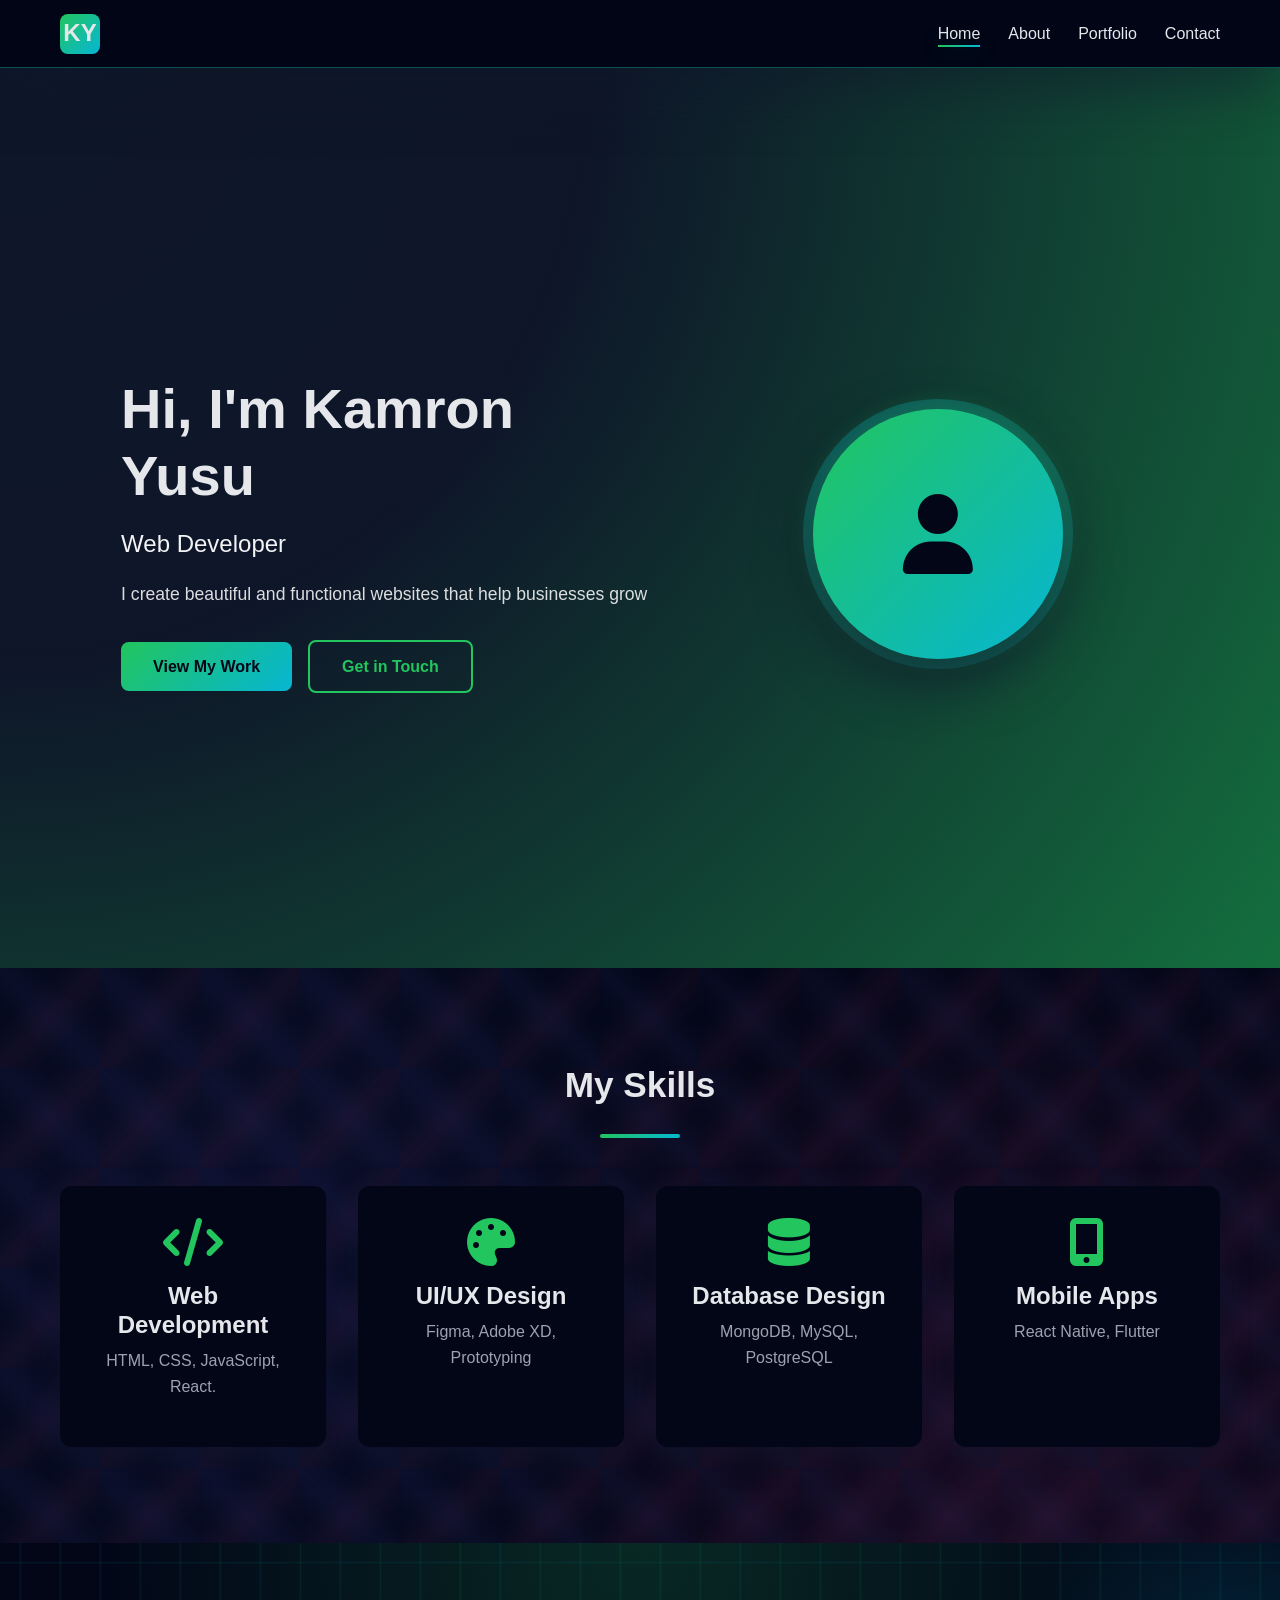
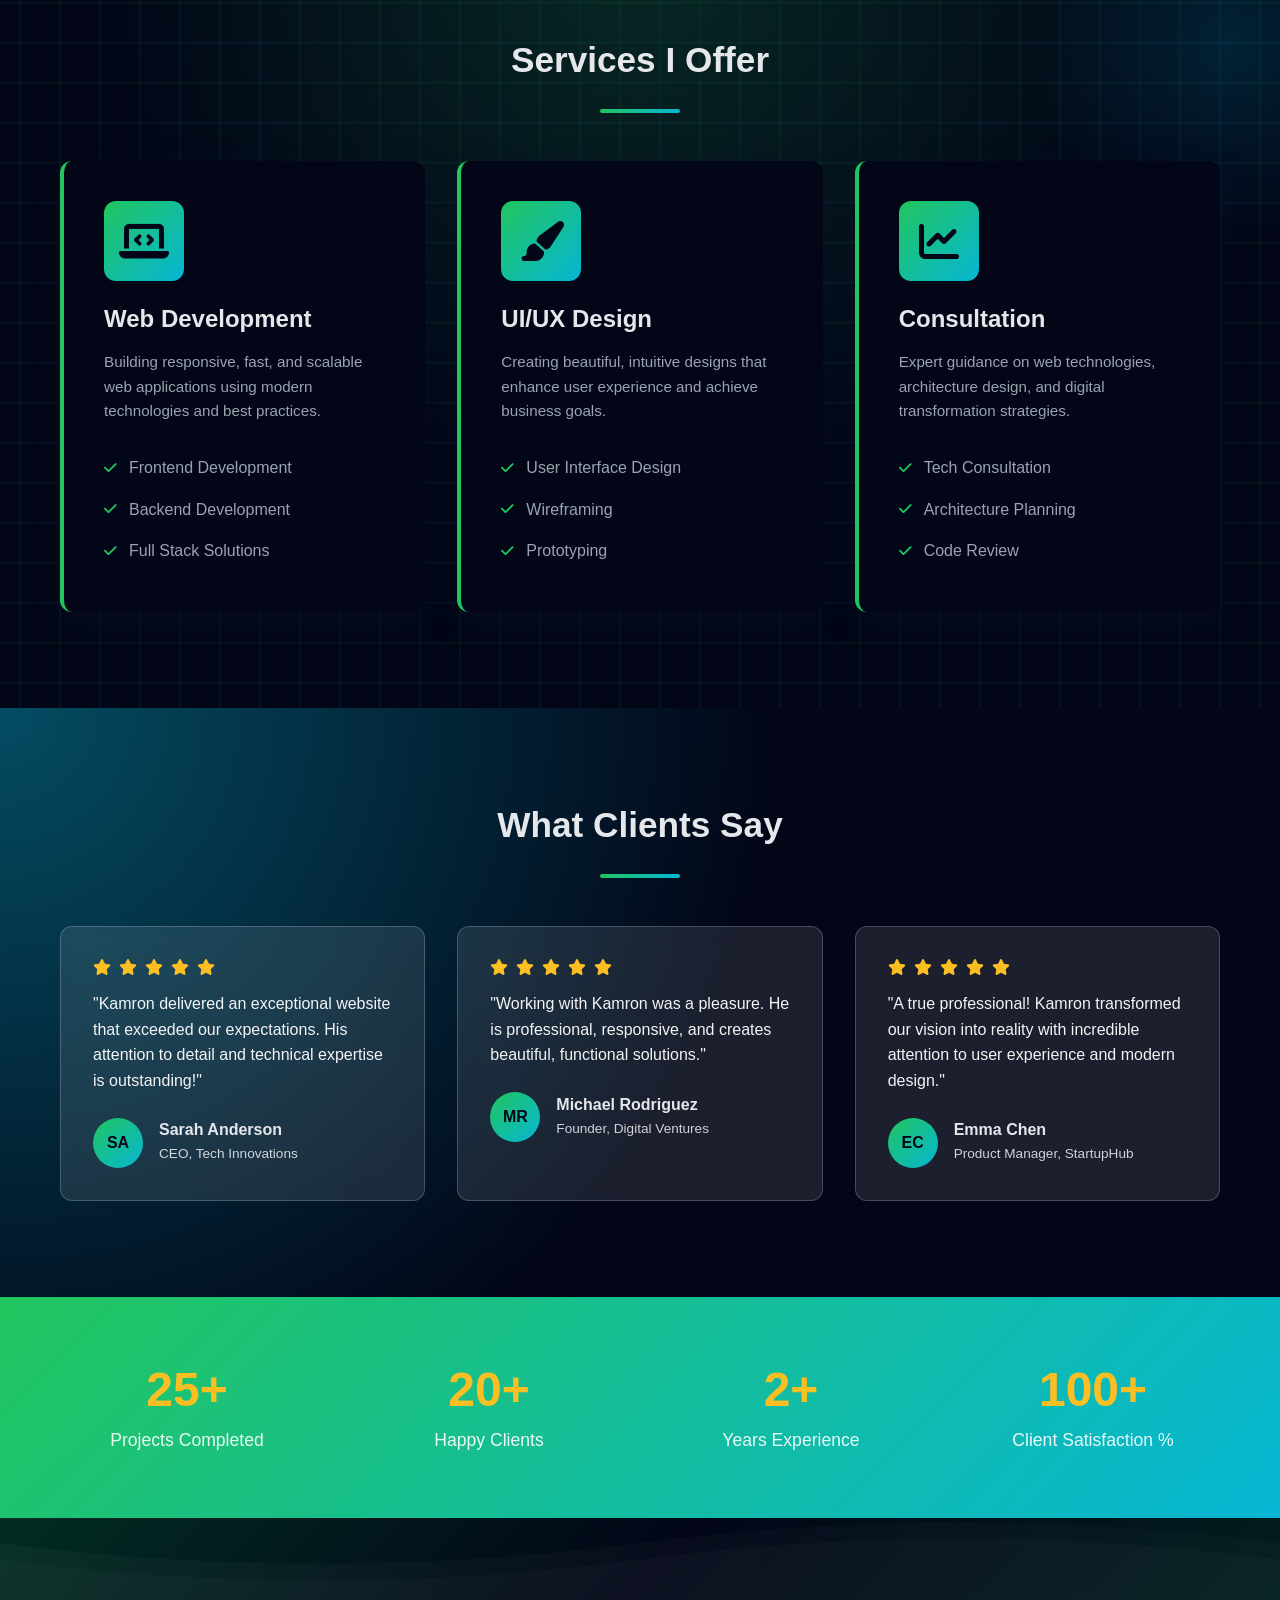
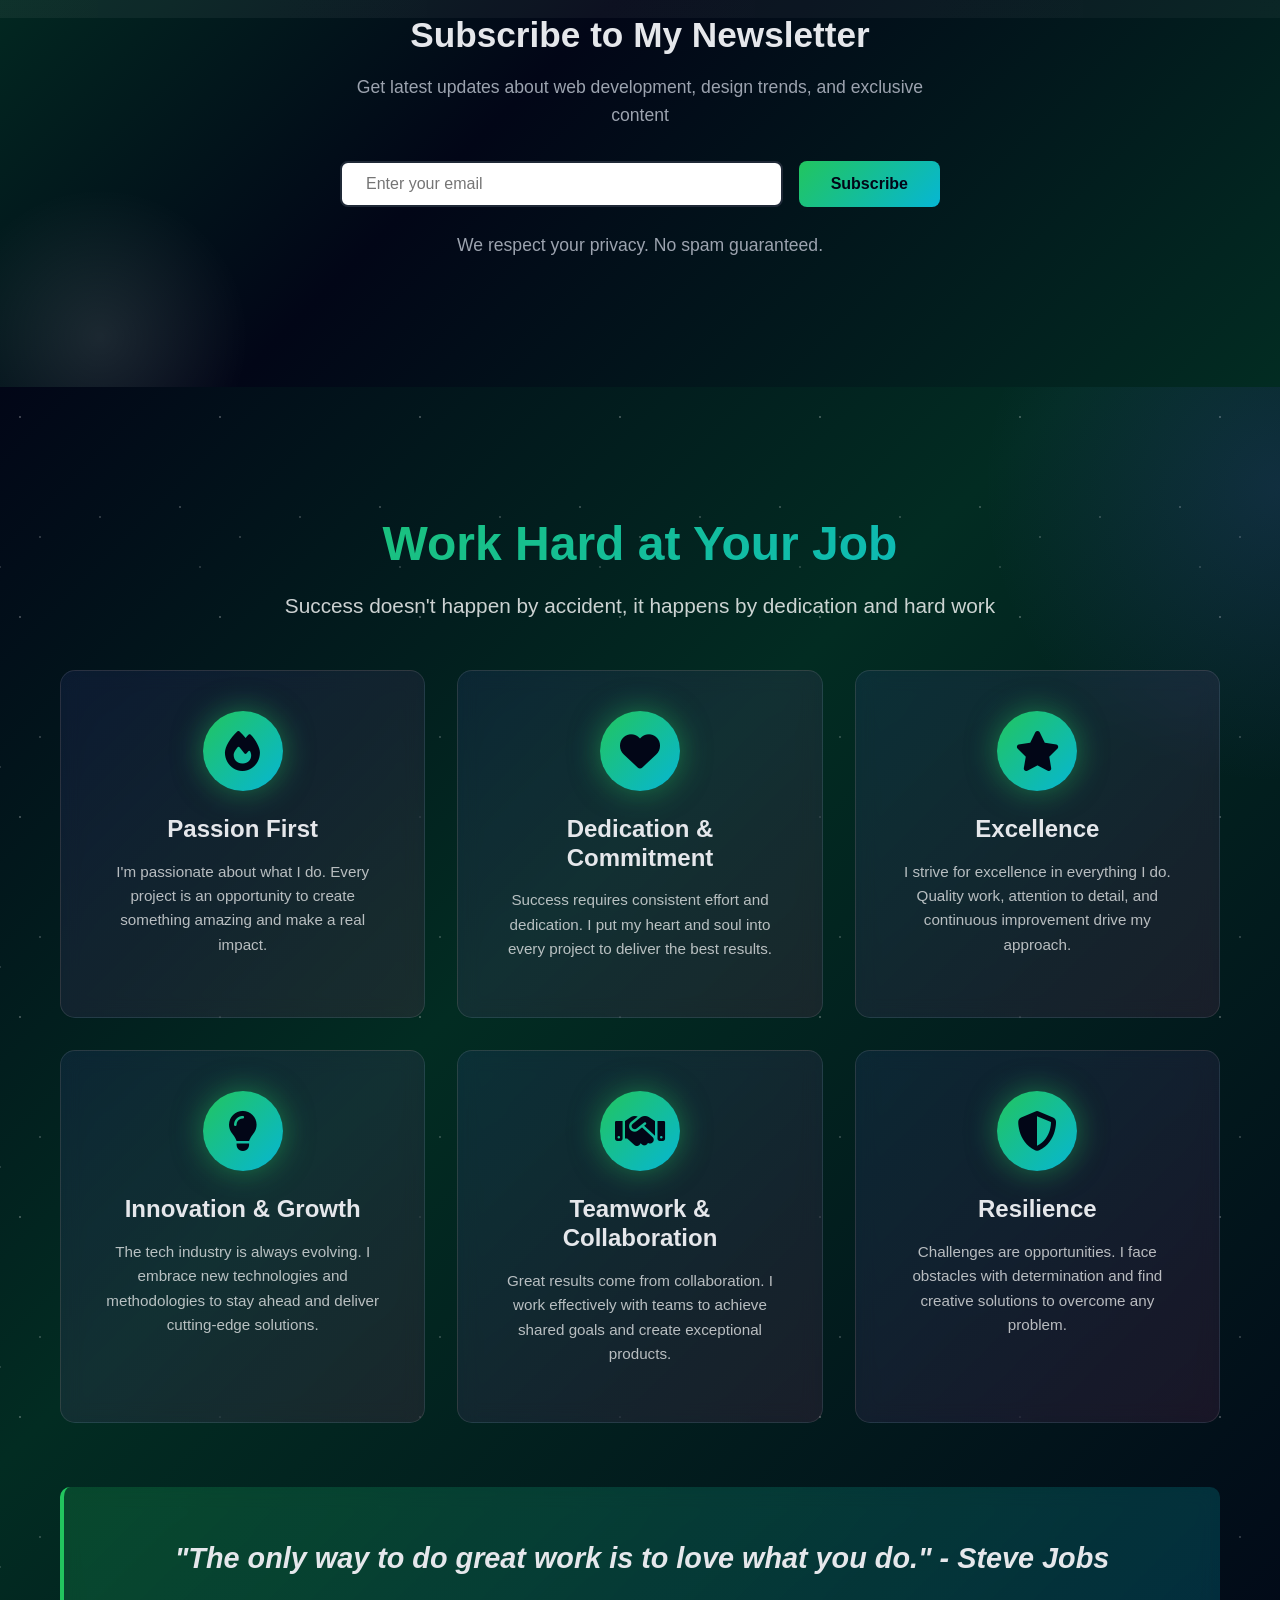
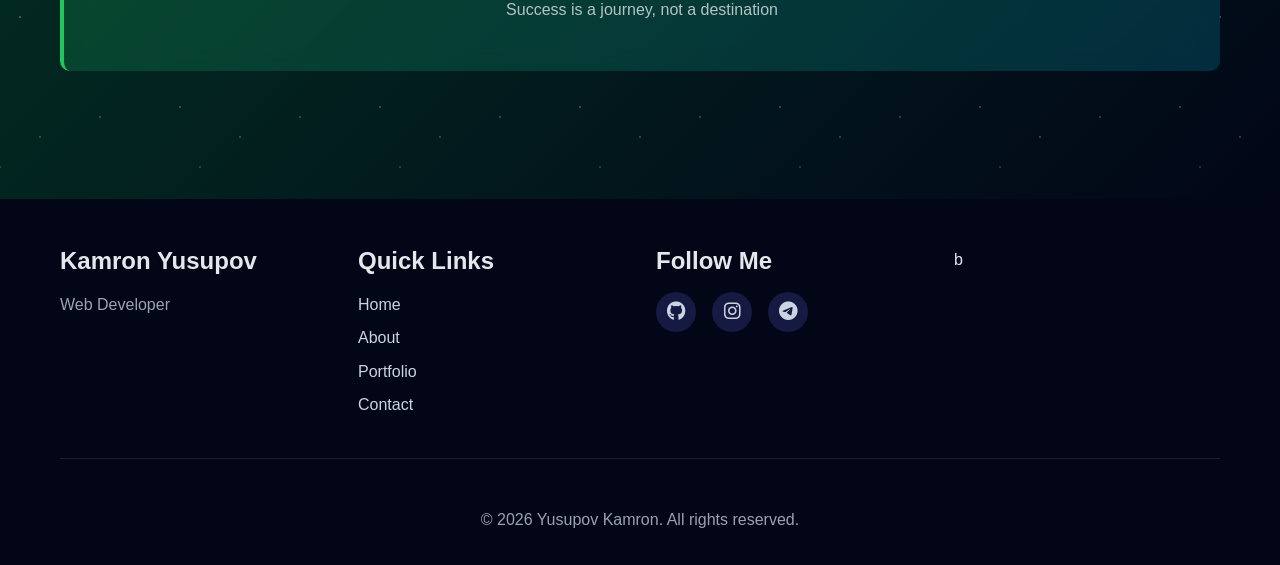
<file: index.html>
<!DOCTYPE html>
<html lang="en">

<head>
    <meta charset="UTF-8">
    <meta name="viewport" content="width=device-width, initial-scale=1.0">
    <title>Kamron Yusupov - Portfolio</title>
    <link rel="stylesheet" href="styles.css">
    <link rel="stylesheet" href="https://cdnjs.cloudflare.com/ajax/libs/font-awesome/6.4.0/css/all.min.css">
</head>

<body>
    <nav class="navbar">
        <div class="container">
            <div class="nav-brand">KY</div>
            <ul class="nav-menu">
                <li><a href="index.html" class="active">Home</a></li>
                <li><a href="about.html">About</a></li>
                <li><a href="portfolio.html">Portfolio</a></li>
                <li><a href="contact.html">Contact</a></li>
            </ul>
            <div class="hamburger">
                <span></span>
                <span></span>
                <span></span>
            </div>
        </div>
    </nav>
    <section class="hero">
        <video autoplay muted loop class="hero-video">
            <source src="https://videos.pexels.com/video-files/3571899/3571899-hd_1920_1080_25fps.mp4" type="video/mp4">
            <source src="https://videos.pexels.com/video-files/3571899/3571899-hd_1280_720_25fps.mp4" type="video/mp4">
        </video>
        <div class="hero-overlay"></div>

        <div class="container">
            <div class="hero-content">
                <h1 class="hero-title">Hi, I'm Kamron Yusupov</h1>
                <p class="hero-subtitle">Web Developer </p>
                <p class="hero-description">
                    I create beautiful and functional websites that help businesses grow
                </p>
                <div class="hero-buttons">
                    <a href="portfolio.html" class="btn btn-primary">View My Work</a>
                    <a href="contact.html" class="btn btn-secondary">Get in Touch</a>
                </div>
            </div>
            <div class="hero-image">
                <div class="avatar">
                    <i class="fas fa-user"></i>
                </div>
            </div>
        </div>
        <a href="#services" class="scroll-indicator" aria-label="Scroll down to services section">
        </a>
    </section>

    <section class="skills">
        <div class="container">
            <h2 class="section-title">My Skills</h2>
            <div class="skills-grid">
                <div class="skill-card">
                    <i class="fas fa-code"></i>
                    <h3>Web Development</h3>
                    <p>HTML, CSS, JavaScript, React.</p>
                </div>
                <div class="skill-card">
                    <i class="fas fa-palette"></i>
                    <h3>UI/UX Design</h3>
                    <p>Figma, Adobe XD, Prototyping</p>
                </div>
                <div class="skill-card">
                    <i class="fas fa-database"></i>
                    <h3>Database Design</h3>
                    <p>MongoDB, MySQL, PostgreSQL</p>
                </div>
                <div class="skill-card">
                    <i class="fas fa-mobile-alt"></i>
                    <h3>Mobile Apps</h3>
                    <p>React Native, Flutter</p>
                </div>
            </div>
        </div>
    </section>

    <section class="services" id="services">
        <div class="container">
            <h2 class="section-title">Services I Offer</h2>
            <div class="services-grid">
                <div class="service-card">
                    <div class="service-icon">
                        <i class="fas fa-laptop-code"></i>
                    </div>
                    <h3>Web Development</h3>
                    <p>Building responsive, fast, and scalable web applications using modern technologies and best
                        practices.</p>
                    <ul class="service-features">
                        <li><i class="fas fa-check"></i> Frontend Development</li>
                        <li><i class="fas fa-check"></i> Backend Development</li>
                        <li><i class="fas fa-check"></i> Full Stack Solutions</li>
                    </ul>
                </div>
                <div class="service-card">
                    <div class="service-icon">
                        <i class="fas fa-paint-brush"></i>
                    </div>
                    <h3>UI/UX Design</h3>
                    <p>Creating beautiful, intuitive designs that enhance user experience and achieve business goals.
                    </p>
                    <ul class="service-features">
                        <li><i class="fas fa-check"></i> User Interface Design</li>
                        <li><i class="fas fa-check"></i> Wireframing</li>
                        <li><i class="fas fa-check"></i> Prototyping</li>
                    </ul>
                </div>
                <div class="service-card">
                    <div class="service-icon">
                        <i class="fas fa-chart-line"></i>
                    </div>
                    <h3>Consultation</h3>
                    <p>Expert guidance on web technologies, architecture design, and digital transformation strategies.
                    </p>
                    <ul class="service-features">
                        <li><i class="fas fa-check"></i> Tech Consultation</li>
                        <li><i class="fas fa-check"></i> Architecture Planning</li>
                        <li><i class="fas fa-check"></i> Code Review</li>
                    </ul>
                </div>
            </div>
        </div>
    </section>
    <section class="testimonials">
        <div class="container">
            <h2 class="section-title">What Clients Say</h2>
            <div class="testimonials-grid">
                <div class="testimonial-card">
                    <div class="stars">
                        <i class="fas fa-star"></i>
                        <i class="fas fa-star"></i>
                        <i class="fas fa-star"></i>
                        <i class="fas fa-star"></i>
                        <i class="fas fa-star"></i>
                    </div>
                    <p class="testimonial-text">"Kamron delivered an exceptional website that exceeded our expectations.
                        His attention to detail and technical expertise is outstanding!"</p>
                    <div class="testimonial-author">
                        <div class="author-avatar">SA</div>
                        <div class="author-info">
                            <h4>Sarah Anderson</h4>
                            <p>CEO, Tech Innovations</p>
                        </div>
                    </div>
                </div>
                <div class="testimonial-card">
                    <div class="stars">
                        <i class="fas fa-star"></i>
                        <i class="fas fa-star"></i>
                        <i class="fas fa-star"></i>
                        <i class="fas fa-star"></i>
                        <i class="fas fa-star"></i>
                    </div>
                    <p class="testimonial-text">"Working with Kamron was a pleasure. He is professional, responsive, and
                        creates beautiful, functional solutions."</p>
                    <div class="testimonial-author">
                        <div class="author-avatar">MR</div>
                        <div class="author-info">
                            <h4>Michael Rodriguez</h4>
                            <p>Founder, Digital Ventures</p>
                        </div>
                    </div>
                </div>
                <div class="testimonial-card">
                    <div class="stars">
                        <i class="fas fa-star"></i>
                        <i class="fas fa-star"></i>
                        <i class="fas fa-star"></i>
                        <i class="fas fa-star"></i>
                        <i class="fas fa-star"></i>
                    </div>
                    <p class="testimonial-text">"A true professional! Kamron transformed our vision into reality with
                        incredible attention to user experience and modern design."</p>
                    <div class="testimonial-author">
                        <div class="author-avatar">EC</div>
                        <div class="author-info">
                            <h4>Emma Chen</h4>
                            <p>Product Manager, StartupHub</p>
                        </div>
                    </div>
                </div>
            </div>
        </div>
    </section>
    <section class="stats-banner">
        <div class="container">
            <div class="stats-grid">
                <div class="stat-item">
                    <h3 class="stat-number" data-target="25">0</h3>
                    <p>Projects Completed</p>
                </div>
                <div class="stat-item">
                    <h3 class="stat-number" data-target="20">0</h3>
                    <p>Happy Clients</p>
                </div>
                <div class="stat-item">
                    <h3 class="stat-number" data-target="2">0</h3>
                    <p>Years Experience</p>
                </div>
                <div class="stat-item">
                    <h3 class="stat-number" data-target="100">0</h3>
                    <p>Client Satisfaction %</p>
                </div>
            </div>
        </div>
    </section>
    <section class="newsletter">
        <div class="container">
            <div class="newsletter-content">
                <h2>Subscribe to My Newsletter</h2>
                <p>Get latest updates about web development, design trends, and exclusive content</p>
                <form class="newsletter-form" id="newsletterForm">
                    <input type="email" placeholder="Enter your email" required class="newsletter-input">
                    <button type="submit" class="btn btn-primary">Subscribe</button>
                </form>
                <p class="newsletter-note">We respect your privacy. No spam guaranteed.</p>
            </div>
        </div>
    </section>
    <section class="motivation-section" id="motivation">
        <div class="container">
            <div class="motivation-content">
                <h2 class="motivation-title">Work Hard at Your Job</h2>
                <p class="motivation-subtitle">Success doesn't happen by accident, it happens by dedication and hard
                    work</p>
                <div class="motivation-grid">
                    <div class="motivation-card">
                        <div class="motivation-icon">
                            <i class="fas fa-fire"></i>
                        </div>
                        <h3>Passion First</h3>
                        <p>I'm passionate about what I do. Every project is an opportunity to create something amazing
                            and make a real impact.</p>
                        <div class="card-accent"></div>
                    </div>
                    <div class="motivation-card">
                        <div class="motivation-icon">
                            <i class="fas fa-heart"></i>
                        </div>
                        <h3>Dedication & Commitment</h3>
                        <p>Success requires consistent effort and dedication. I put my heart and soul into every project
                            to deliver the best results.</p>
                        <div class="card-accent"></div>
                    </div>
                    <div class="motivation-card">
                        <div class="motivation-icon">
                            <i class="fas fa-star"></i>
                        </div>
                        <h3>Excellence</h3>
                        <p>I strive for excellence in everything I do. Quality work, attention to detail, and continuous
                            improvement drive my approach.</p>
                        <div class="card-accent"></div>
                    </div>
                    <div class="motivation-card">
                        <div class="motivation-icon">
                            <i class="fas fa-lightbulb"></i>
                        </div>
                        <h3>Innovation & Growth</h3>
                        <p>The tech industry is always evolving. I embrace new technologies and methodologies to stay
                            ahead and deliver cutting-edge solutions.</p>
                        <div class="card-accent"></div>
                    </div>
                    <div class="motivation-card">
                        <div class="motivation-icon">
                            <i class="fas fa-handshake"></i>
                        </div>
                        <h3>Teamwork & Collaboration</h3>
                        <p>Great results come from collaboration. I work effectively with teams to achieve shared goals
                            and create exceptional products.</p>
                        <div class="card-accent"></div>
                    </div>
                    <div class="motivation-card">
                        <div class="motivation-icon">
                            <i class="fas fa-shield-alt"></i>
                        </div>
                        <h3>Resilience</h3>
                        <p>Challenges are opportunities. I face obstacles with determination and find creative solutions
                            to overcome any problem.</p>
                        <div class="card-accent"></div>
                    </div>
                </div>
                <div class="motivation-quote">
                    <p class="quote-text">"The only way to do great work is to love what you do." - Steve Jobs</p>
                    <p class="quote-author">Success is a journey, not a destination</p>
                </div>
            </div>
        </div>
    </section>
    <footer class="footer">
        <div class="container">
            <div class="footer-content">
                <div class="footer-section">
                    <h3>Kamron Yusupov</h3>
                    <p>Web Developer </p>
                </div>
                <div class="footer-section">
                    <h3>Quick Links</h3>
                    <ul>
                        <li><a href="index.html">Home</a></li>
                        <li><a href="about.html">About</a></li>
                        <li><a href="portfolio.html">Portfolio</a></li>
                        <li><a href="contact.html">Contact</a></li>
                    </ul>
                </div>
                <div class="footer-section">
                    <h3>Follow Me</h3>
                    <div class="social-links">
                        <a href="https://github.com/Yusupov3231"><i class="fab fa-github"></i></a>
                        <a href="https://www.instagram.com/__yusupov__11/"><i class="fab fa-instagram"></i></a>
                        <a href="https://t.me/kamron_portfolio1"><i class="fab fa-telegram"></i></a>
                    </div>
                </div> b
            </div>
            <div class="footer-bottom">
                <p>&copy; 2026 Yusupov Kamron. All rights reserved.</p>
            </div>
        </div>
    </footer>
    <script src="script.js"></script>
</body>

</html>
</file>
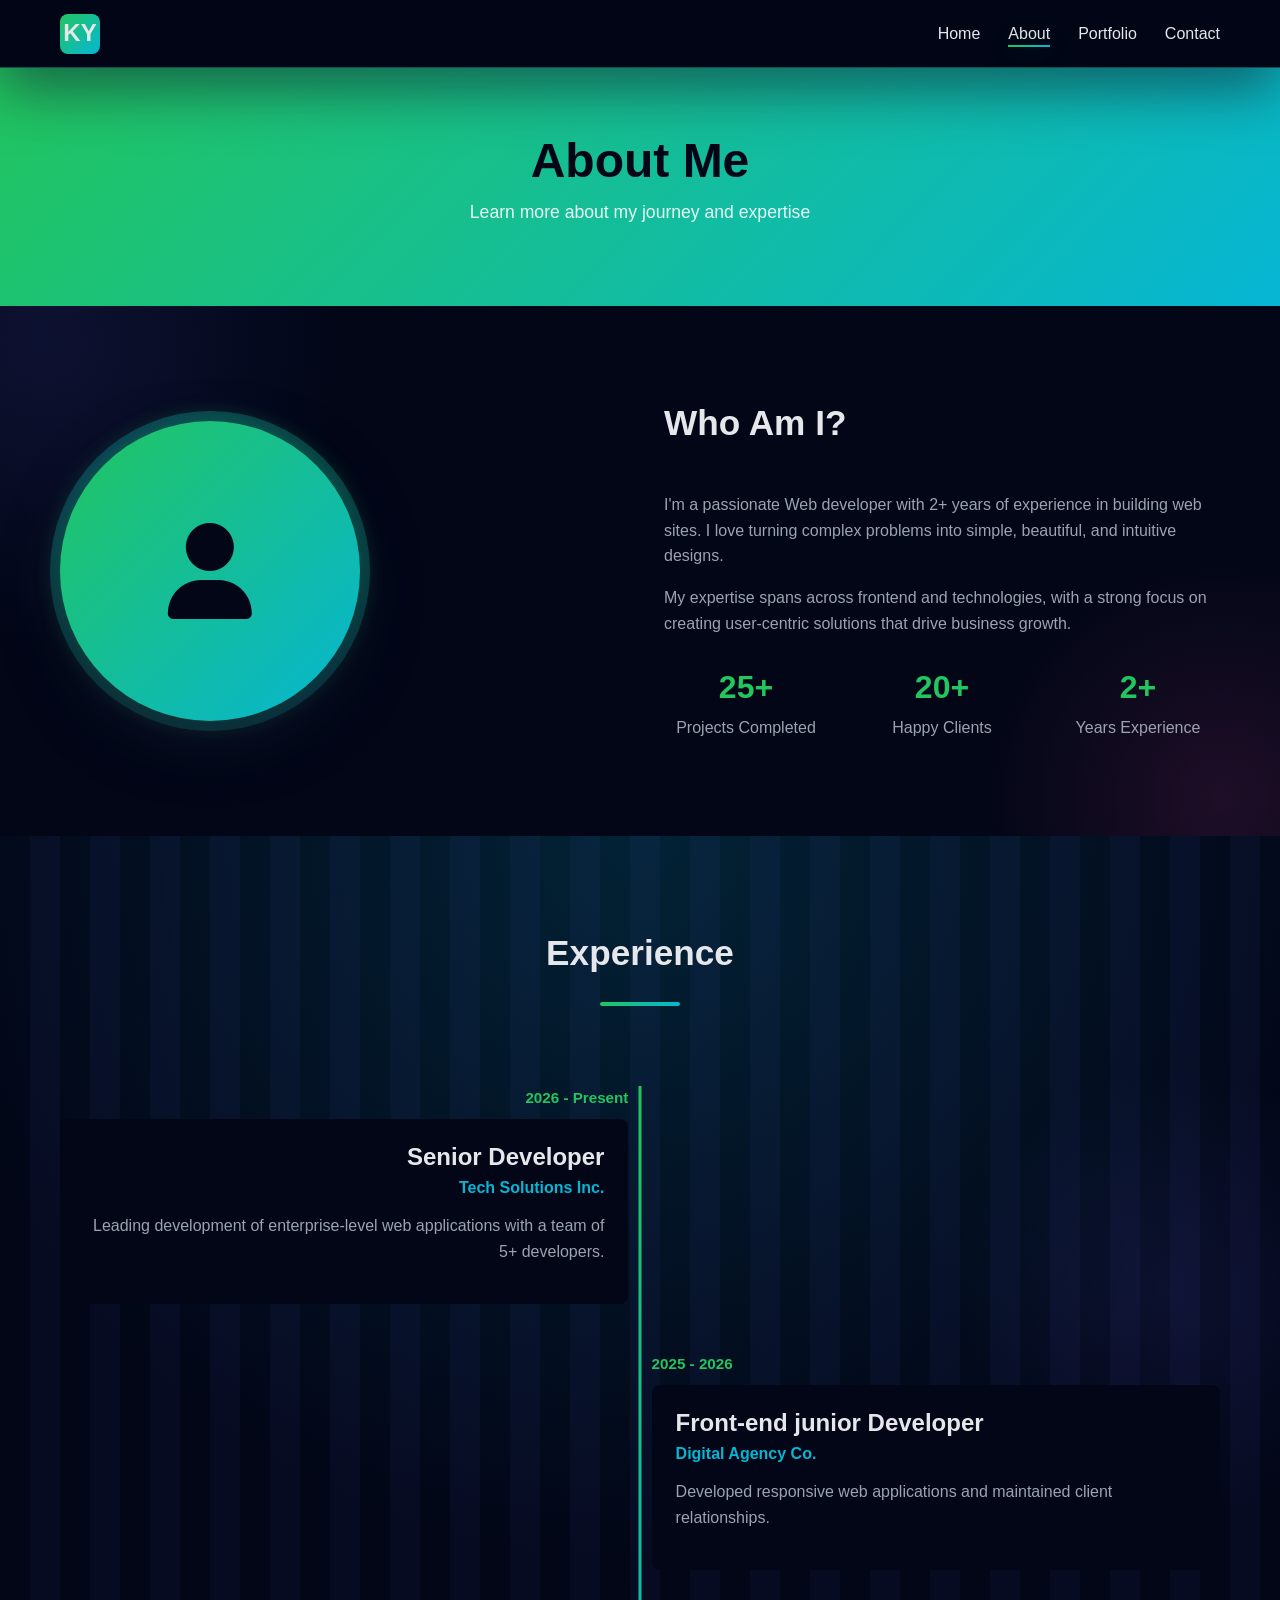
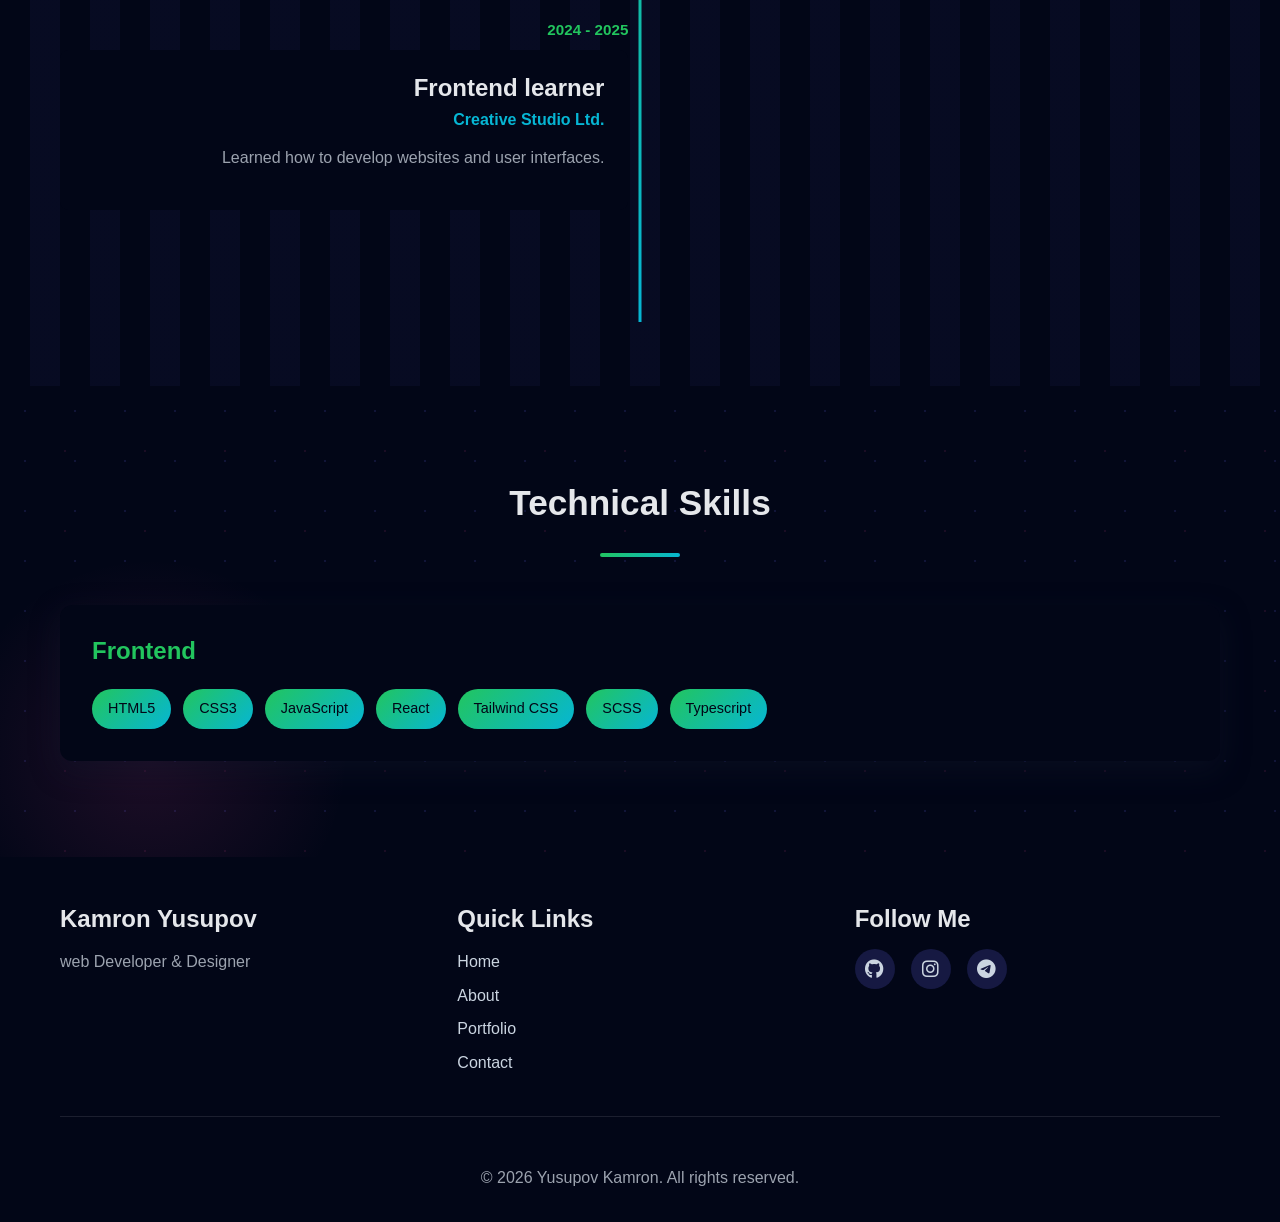
<file: about.html>
<!DOCTYPE html>
<html lang="en">

<head>
    <meta charset="UTF-8">
    <meta name="viewport" content="width=device-width, initial-scale=1.0">
    <title>About - Kamron Yusupov Portfolio</title>
    <link rel="stylesheet" href="styles.css">
    <link rel="stylesheet" href="https://cdnjs.cloudflare.com/ajax/libs/font-awesome/6.4.0/css/all.min.css">
</head>

<body>
    <nav class="navbar">
        <div class="container">
            <div class="nav-brand">KY</div>
            <ul class="nav-menu">
                <li><a href="index.html">Home</a></li>
                <li><a href="about.html" class="active">About</a></li>
                <li><a href="portfolio.html">Portfolio</a></li>
                <li><a href="contact.html">Contact</a></li>
            </ul>
            <div class="hamburger">
                <span></span>
                <span></span>
                <span></span>
            </div>
        </div>
    </nav>

    <section class="page-header">
        <div class="container">
            <h1>About Me</h1>
            <p>Learn more about my journey and expertise</p>
        </div>
    </section>

    <section class="about-section">
        <div class="container">
            <div class="about-grid">
                <div class="about-image">
                    <div class="avatar large">
                        <i class="fas fa-user"></i>
                    </div>
                </div>
                <div class="about-content">
                    <h2>Who Am I?</h2>
                    <p>
                        I'm a passionate Web developer with 2+ years of experience in building
                        web sites. I love turning complex problems into simple, beautiful, and
                        intuitive designs.
                    </p>
                    <p>
                        My expertise spans across frontend and technologies, with a strong focus
                        on creating user-centric solutions that drive business growth.
                    </p>
                    <div class="about-stats">
                        <div class="stat">
                            <h3>25+</h3>
                            <p>Projects Completed</p>
                        </div>
                        <div class="stat">
                            <h3>20+</h3>
                            <p>Happy Clients</p>
                        </div>
                        <div class="stat">
                            <h3>2+</h3>
                            <p>Years Experience</p>
                        </div>
                    </div>
                </div>
            </div>
        </div>
    </section>

    <section class="experience">
        <div class="container">
            <h2 class="section-title">Experience</h2>
            <div class="timeline">
                <div class="timeline-item">
                    <div class="timeline-date">2026 - Present</div>
                    <div class="timeline-content">
                        <h3>Senior Developer</h3>
                        <p class="company">Tech Solutions Inc.</p>
                        <p>Leading development of enterprise-level web applications with a team of 5+ developers.</p>
                    </div>
                </div>
                <div class="timeline-item">
                    <div class="timeline-date">2025 - 2026</div>
                    <div class="timeline-content">
                        <h3>Front-end junior Developer</h3>
                        <p class="company">Digital Agency Co.</p>
                        <p>Developed responsive web applications and maintained client relationships.</p>
                    </div>
                </div>
                <div class="timeline-item">
                    <div class="timeline-date">2024 - 2025</div>
                    <div class="timeline-content">
                        <h3>Frontend learner</h3>
                        <p class="company">Creative Studio Ltd.</p>
                        <p>Learned how to develop websites and user interfaces.</p>
                    </div>
                </div>
            </div>
        </div>
    </section>

    <section class="skills-detailed">
        <div class="container">
            <h2 class="section-title">Technical Skills</h2>
            <div class="skills-categories">
                <div class="skill-category">
                    <h3>Frontend</h3>
                    <div class="skill-list">
                        <span class="skill-tag">HTML5</span>
                        <span class="skill-tag">CSS3</span>
                        <span class="skill-tag">JavaScript</span>
                        <span class="skill-tag">React</span>
                        <span class="skill-tag">Tailwind CSS</span>
                        <span class="skill-tag">SCSS</span>
                        <span class="skill-tag">Typescript</span>
                    </div>
                </div>
            </div>
        </div>
        </div>
    </section>
    <footer class="footer">
        <div class="container">
            <div class="footer-content">
                <div class="footer-section">
                    <h3>Kamron Yusupov</h3>
                    <p>web Developer & Designer</p>
                </div>
                <div class="footer-section">
                    <h3>Quick Links</h3>
                    <ul>
                        <li><a href="index.html">Home</a></li>
                        <li><a href="about.html">About</a></li>
                        <li><a href="portfolio.html">Portfolio</a></li>
                        <li><a href="contact.html">Contact</a></li>
                    </ul>
                </div>
                <div class="footer-section">
                    <h3>Follow Me</h3>
                    <div class="social-links">
                        <a href="https://github.com/Yusupov3231"><i class="fab fa-github"></i></a>
                        <a href="https://www.instagram.com/__yusupov__11/"><i class="fab fa-instagram"></i></a>
                        <a href="https://t.me/kamron_portfolio1"><i class="fab fa-telegram"></i></a>
                    </div>
                </div>
            </div>
            <div class="footer-bottom">
                <p>&copy; 2026 Yusupov Kamron. All rights reserved.</p>
            </div>
        </div>
    </footer>

    <script src="script.js"></script>
</body>

</html>
</file>
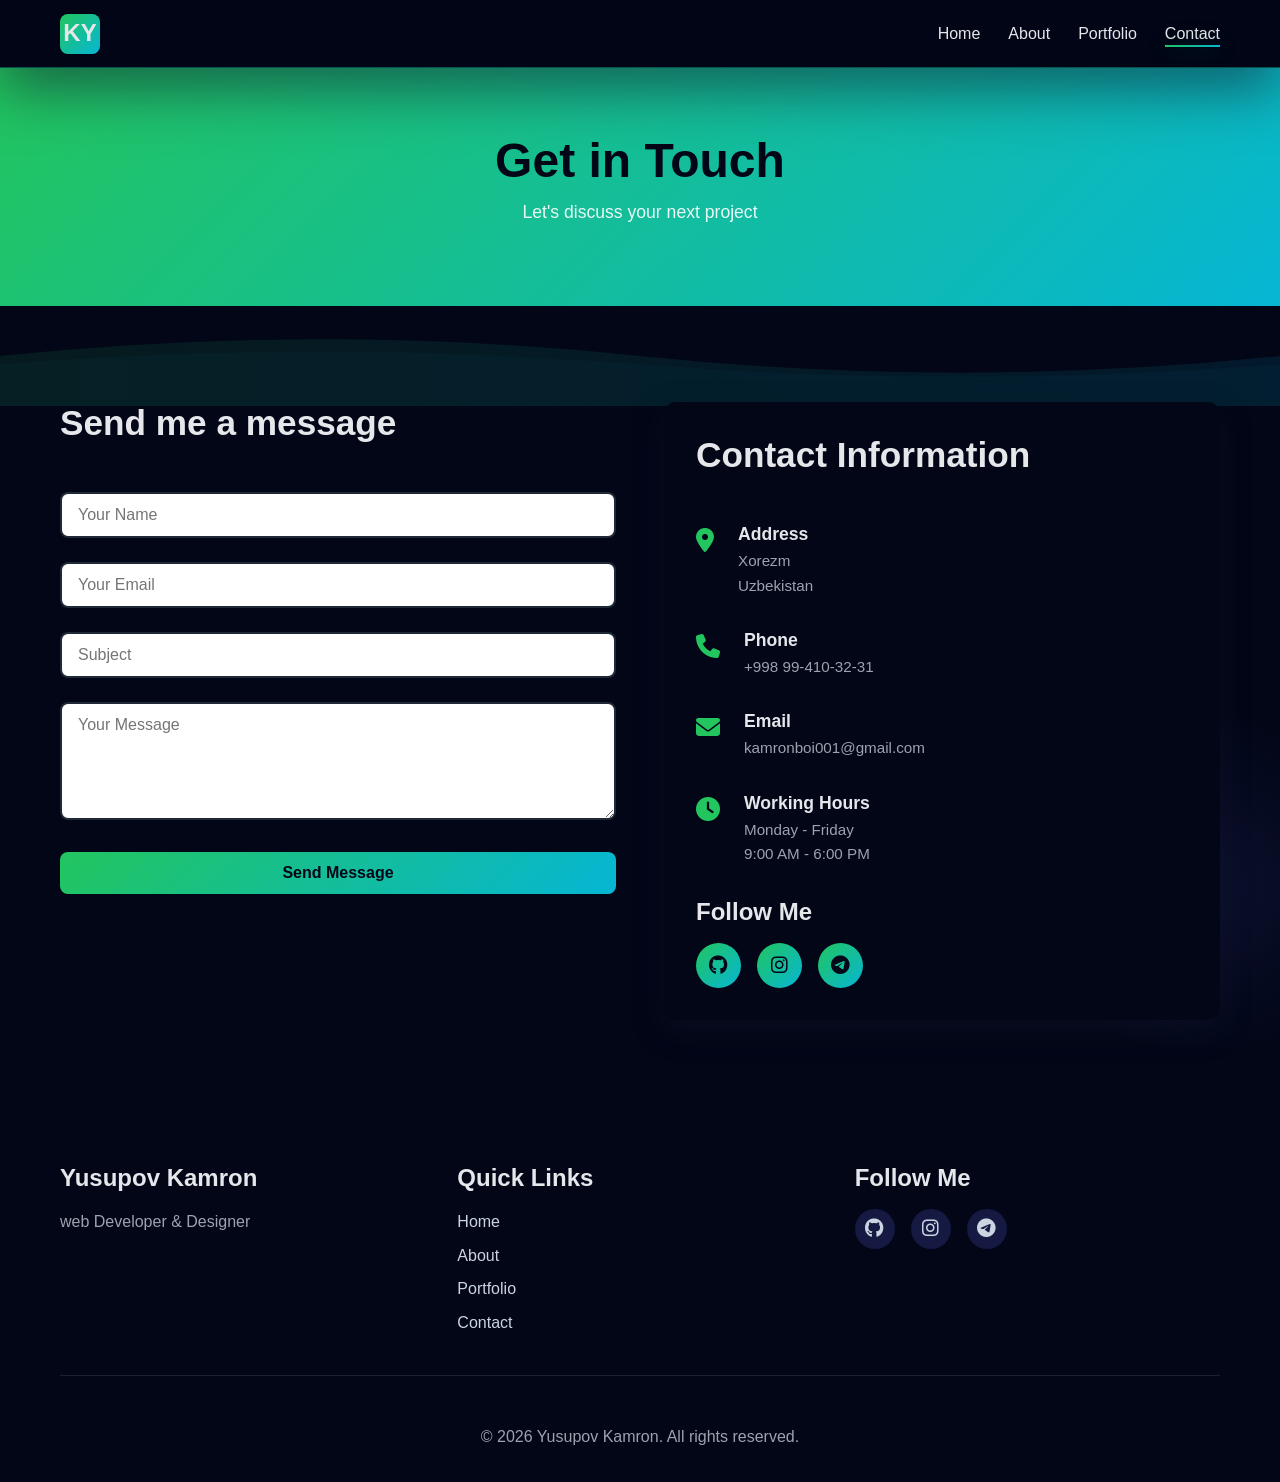
<file: contact.html>
<!DOCTYPE html>
<html lang="en">

<head>
    <meta charset="UTF-8">
    <meta name="viewport" content="width=device-width, initial-scale=1.0">
    <title>Contact - Kamron Yusupov Portfolio</title>
    <link rel="stylesheet" href="styles.css">
    <link rel="stylesheet" href="https://cdnjs.cloudflare.com/ajax/libs/font-awesome/6.4.0/css/all.min.css">
</head>

<body>
    <nav class="navbar">
        <div class="container">
            <div class="nav-brand">KY</div>
            <ul class="nav-menu">
                <li><a href="index.html">Home</a></li>
                <li><a href="about.html">About</a></li>
                <li><a href="portfolio.html">Portfolio</a></li>
                <li><a href="contact.html" class="active">Contact</a></li>
            </ul>
            <div class="hamburger">
                <span></span>
                <span></span>
                <span></span>
            </div>
        </div>
    </nav>

    <section class="page-header">
        <div class="container">
            <h1>Get in Touch</h1>
            <p>Let's discuss your next project</p>
        </div>
    </section>

    <section class="contact-section">
        <div class="container">
            <div class="contact-grid">

                <div class="contact-form-wrapper">
                    <h2>Send me a message</h2>
                    <form class="contact-form" id="contactForm">
                        <div class="form-group">
                            <input type="text" id="name" name="name" placeholder="Your Name" required
                                class="form-input">
                        </div>
                        <div class="form-group">
                            <input type="email" id="email" name="email" placeholder="Your Email" required
                                class="form-input">
                        </div>
                        <div class="form-group">
                            <input type="text" id="subject" name="subject" placeholder="Subject" required
                                class="form-input">
                        </div>
                        <div class="form-group">
                            <textarea id="message" name="message" placeholder="Your Message" rows="5" required
                                class="form-input"></textarea>
                        </div>
                        <button type="submit" class="btn btn-primary">Send Message</button>
                    </form>
                    <div id="formMessage" class="form-message"></div>
                </div>

                <div class="contact-info">
                    <h2>Contact Information</h2>
                    <div class="info-item">
                        <i class="fas fa-map-marker-alt"></i>
                        <div>
                            <h3>Address</h3>
                            <p>Xorezm<br>Uzbekistan</p>
                        </div>
                    </div>
                    <div class="info-item">
                        <i class="fas fa-phone"></i>
                        <div>
                            <h3>Phone</h3>
                            <p>+998 99-410-32-31</p>
                        </div>
                    </div>
                    <div class="info-item">
                        <i class="fas fa-envelope"></i>
                        <div>
                            <h3>Email</h3>
                            <p>kamronboi001@gmail.com</p>
                        </div>
                    </div>
                    <div class="info-item">
                        <i class="fas fa-clock"></i>
                        <div>
                            <h3>Working Hours</h3>
                            <p>Monday - Friday<br>9:00 AM - 6:00 PM</p>
                        </div>
                    </div>

                    <h3 class="social-title">Follow Me</h3>
                    <div class="social-links-contact">
                        <a href="https://github.com/Yusupov3231"><i class="fab fa-github"></i></a>
                        <a href="https://www.instagram.com/__yusupov__11/"><i class="fab fa-instagram"></i></a>
                        <a href="https://t.me/kamron_portfolio1"><i class="fab fa-telegram"></i></a>
                    </div>
                </div>
            </div>
        </div>
    </section>

    <footer class="footer">
        <div class="container">
            <div class="footer-content">
                <div class="footer-section">
                    <h3>Yusupov Kamron</h3>
                    <p>web Developer & Designer</p>
                </div>
                <div class="footer-section">
                    <h3>Quick Links</h3>
                    <ul>
                        <li><a href="index.html">Home</a></li>
                        <li><a href="about.html">About</a></li>
                        <li><a href="portfolio.html">Portfolio</a></li>
                        <li><a href="contact.html">Contact</a></li>
                    </ul>
                </div>
                <div class="footer-section">
                    <h3>Follow Me</h3>
                    <div class="social-links">
                        <a href="https://github.com/Yusupov3231"><i class="fab fa-github"></i></a>
                        <a href="https://www.instagram.com/__yusupov__11/"><i class="fab fa-instagram"></i></a>
                        <a href="https://t.me/kamron_portfolio1"><i class="fab fa-telegram"></i></a>
                    </div>
                </div>
            </div>
            <div class="footer-bottom">
                <p>&copy; 2026 Yusupov Kamron. All rights reserved.</p>
            </div>
        </div>
    </footer>

    <script src="script.js"></script>
</body>

</html>
</file>
<file: styles.css>
:root {
    --primary-color: #22c55e;
    --secondary-color: #06b6d4;
    --dark-bg: #020617;
    --light-bg: #020617;
    --card-bg: #020617;
    --text-dark: #e5e7eb;
    --text-light: #9ca3af;
    --border-color: #1f2937;
    --shadow: 0 10px 30px rgba(15, 23, 42, 0.45);
    --shadow-lg: 0 22px 55px rgba(15, 23, 42, 0.75);
    --glow: 0 0 24px rgba(34, 197, 94, 0.45);
    --glow-secondary: 0 0 24px rgba(6, 182, 212, 0.4);
}

* {
    margin: 0;
    padding: 0;
    box-sizing: border-box;
}

html {
    scroll-behavior: smooth;
}

body {
    font-family: 'Segoe UI', Tahoma, Geneva, Verdana, sans-serif;
    color: var(--text-dark);
    background-color: var(--card-bg);
    line-height: 1.6;
}

.container {
    max-width: 1200px;
    margin: 0 auto;
    padding: 0 20px;
}

h1,
h2,
h3,
h4,
h5,
h6 {
    font-weight: 700;
    line-height: 1.2;
}

h1 {
    font-size: 3rem;
}

h2 {
    font-size: 2.2rem;
    margin-bottom: 3rem;
}

h3 {
    font-size: 1.5rem;
}

p {
    color: var(--text-light);
    margin-bottom: 1rem;
}

a {
    color: var(--primary-color);
    text-decoration: none;
    transition: all 0.3s ease;
}

a:hover {
    color: var(--secondary-color);
}

.navbar {
    position: sticky;
    top: 0;
    z-index: 1000;
    background: rgba(2, 6, 23, 0.92);
    backdrop-filter: blur(18px);
    -webkit-backdrop-filter: blur(18px);
    border-bottom: 1px solid rgba(15, 118, 110, 0.7);
    box-shadow: 0 18px 60px rgba(15, 23, 42, 0.6);
}

.navbar .container {
    display: flex;
    justify-content: space-between;
    align-items: center;
    padding: 0.85rem 20px;
}

.nav-brand {
    font-size: 1.5rem;
    font-weight: 700;
    color: var(--primary-color);
    width: 40px;
    height: 40px;
    background: linear-gradient(135deg, var(--primary-color), var(--secondary-color));
    color: var(--text-dark);
    display: flex;
    align-items: center;
    justify-content: center;
    border-radius: 8px;
}

.nav-menu {
    display: flex;
    list-style: none;
    gap: 1.75rem;
}

.nav-menu a {
    color: var(--text-dark);
    font-weight: 500;
    position: relative;
}

.nav-menu a::after {
    content: '';
    position: absolute;
    bottom: -5px;
    left: 0;
    width: 0;
    height: 2px;
    background: linear-gradient(90deg, var(--primary-color), var(--secondary-color));
    transition: width 0.3s ease;
}

.nav-menu a:hover::after,
.nav-menu a.active::after {
    width: 100%;
    box-shadow: var(--glow);
}

.hamburger {
    display: none;
    flex-direction: column;
    cursor: pointer;
}

.hamburger span {
    width: 25px;
    height: 3px;
    background-color: var(--text-dark);
    margin: 5px 0;
    border-radius: 3px;
    transition: 0.3s;
}

.hero {
    padding: 6rem 0 4rem;
    position: relative;
    overflow: hidden;
    min-height: 100vh;
    display: flex;
    align-items: center;
}

.hero-video {
    position: absolute;
    top: 0;
    left: 0;
    width: 100%;
    height: 100%;
    object-fit: cover;
    z-index: 0;
}

.hero-overlay {
    position: absolute;
    top: 0;
    left: 0;
    width: 100%;
    height: 100%;
    background: radial-gradient(circle at top left, rgba(15, 23, 42, 0.98) 0%, rgba(15, 23, 42, 0.92) 38%, rgba(34, 197, 94, 0.55) 100%);
    z-index: 1;
    pointer-events: none;
}

.hero .container {
    display: grid;
    grid-template-columns: minmax(0, 1.1fr) minmax(0, 0.9fr);
    gap: 3.5rem;
    align-items: center;
    position: relative;
    z-index: 1;
}

.hero-content {
    max-width: 540px;
}

.hero-content h1 {
    color: var(--text-dark);
    margin-bottom: 1rem;
    font-size: 3.5rem;
}

.hero-subtitle {
    font-size: 1.5rem;
    color: rgba(255, 255, 255, 0.95);
    margin-bottom: 1rem;
}

.hero-description {
    font-size: 1.1rem;
    color: rgba(255, 255, 255, 0.85);
    margin-bottom: 2rem;
}

.hero-buttons {
    display: flex;
    gap: 1rem;
    align-items: center;
    flex-wrap: wrap;
}

.hero-image {
    display: flex;
    justify-content: center;
    align-items: center;
}

.avatar {
    width: 250px;
    height: 250px;
    background: linear-gradient(135deg, var(--primary-color), var(--secondary-color));
    border-radius: 50%;
    display: flex;
    align-items: center;
    justify-content: center;
    color: var(--dark-bg);
    font-size: 5rem;
    box-shadow: var(--shadow-lg), var(--glow);
    animation: float 3s ease-in-out infinite, pulse-glow 2s ease-in-out infinite;
    position: relative;
}

.scroll-indicator {
    position: absolute;
    left: 50%;
    bottom: 2.5rem;
    transform: translateX(-50%);
    display: flex;
    flex-direction: column;
    align-items: center;
    gap: 0.5rem;
    color: rgba(255, 255, 255, 0.8);
    font-size: 0.85rem;
    letter-spacing: 0.08em;
    text-transform: uppercase;
    z-index: 1;
    pointer-events: none;
}

.scroll-indicator span {
    pointer-events: none;
}

.scroll-indicator .mouse {
    width: 26px;
    height: 42px;
    border-radius: 999px;
    border: 2px solid rgba(255, 255, 255, 0.75);
    display: flex;
    align-items: flex-start;
    justify-content: center;
    padding-top: 6px;
    box-shadow: 0 0 0 1px rgba(15, 23, 42, 0.12);
}

.scroll-indicator .wheel {
    width: 6px;
    height: 10px;
    border-radius: 999px;
    background-color: rgba(255, 255, 255, 0.9);
    animation: scroll-wheel 1.6s ease-in-out infinite;
}

@keyframes scroll-wheel {
    0% {
        transform: translateY(0);
        opacity: 1;
    }

    60% {
        transform: translateY(12px);
        opacity: 0;
    }

    100% {
        transform: translateY(0);
        opacity: 0;
    }
}

.avatar::before {
    content: '';
    position: absolute;
    top: -10px;
    left: -10px;
    right: -10px;
    bottom: -10px;
    background: linear-gradient(45deg, var(--primary-color), var(--secondary-color), var(--primary-color));
    background-size: 300% 300%;
    border-radius: 50%;
    z-index: -1;
    animation: gradient-rotate 8s ease infinite;
    opacity: 0.3;
}

.avatar.large {
    width: 300px;
    height: 300px;
    font-size: 6rem;
}

@keyframes float {

    0%,
    100% {
        transform: translateY(0);
    }

    50% {
        transform: translateY(-20px);
    }
}

@keyframes pulse-glow {

    0%,
    100% {
        box-shadow: var(--shadow-lg), var(--glow);
    }

    50% {
        box-shadow: var(--shadow-lg), 0 0 40px rgba(99, 102, 241, 0.8);
    }
}

@keyframes gradient-rotate {
    0% {
        background-position: 0% 50%;
    }

    50% {
        background-position: 100% 50%;
    }

    100% {
        background-position: 0% 50%;
    }
}

@keyframes fadeInUp {
    from {
        opacity: 0;
        transform: translateY(30px);
    }

    to {
        opacity: 1;
        transform: translateY(0);
    }
}

@keyframes fadeInLeft {
    from {
        opacity: 0;
        transform: translateX(-30px);
    }

    to {
        opacity: 1;
        transform: translateX(0);
    }
}

@keyframes fadeInRight {
    from {
        opacity: 0;
        transform: translateX(30px);
    }

    to {
        opacity: 1;
        transform: translateX(0);
    }
}

@keyframes slideDown {
    from {
        opacity: 0;
        transform: translateY(-20px);
    }

    to {
        opacity: 1;
        transform: translateY(0);
    }
}

@keyframes bounce {

    0%,
    100% {
        transform: translateY(0);
    }

    50% {
        transform: translateY(-15px);
    }
}

@keyframes spin {
    from {
        transform: rotate(0deg);
    }

    to {
        transform: rotate(360deg);
    }
}

@keyframes shimmer {
    0% {
        background-position: -1000px 0;
    }

    100% {
        background-position: 1000px 0;
    }
}

@keyframes scale-in {
    from {
        opacity: 0;
        transform: scale(0.8);
    }

    to {
        opacity: 1;
        transform: scale(1);
    }
}

@keyframes heartbeat {

    0%,
    100% {
        transform: scale(1);
    }

    25% {
        transform: scale(1.1);
    }

    50% {
        transform: scale(1);
    }
}

@keyframes glow-pulse {

    0%,
    100% {
        box-shadow: var(--glow);
    }

    50% {
        box-shadow: 0 0 40px var(--primary-color), 0 0 60px rgba(99, 102, 241, 0.6);
    }
}

@keyframes flip {
    0% {
        transform: perspective(400px) rotateY(0);
    }

    100% {
        transform: perspective(400px) rotateY(360deg);
    }
}

@keyframes wobble {

    0%,
    100% {
        transform: translateX(0);
    }

    15% {
        transform: translateX(-5px);
    }

    30% {
        transform: translateX(5px);
    }

    45% {
        transform: translateX(-5px);
    }

    60% {
        transform: translateX(5px);
    }

    75% {
        transform: translateX(-5px);
    }
}

@keyframes slideInCounter {
    from {
        opacity: 0;
        transform: translateY(20px);
    }

    to {
        opacity: 1;
        transform: translateY(0);
    }
}

@keyframes fadeInStagger {
    from {
        opacity: 0;
        transform: translateY(30px);
    }

    to {
        opacity: 1;
        transform: translateY(0);
    }
}

@keyframes rotateBorder {
    0% {
        background-position: 0% 50%;
    }

    50% {
        background-position: 100% 50%;
    }

    100% {
        background-position: 0% 50%;
    }
}

.btn {
    padding: 0.75rem 2rem;
    border: none;
    border-radius: 8px;
    font-size: 1rem;
    font-weight: 600;
    cursor: pointer;
    transition: all 0.3s ease;
    display: inline-block;
}

.btn-primary {
    background: linear-gradient(135deg, var(--primary-color), var(--secondary-color));
    color: var(--dark-bg);
    position: relative;
    overflow: hidden;
}

.btn-primary::before {
    content: '';
    position: absolute;
    top: 0;
    left: -100%;
    width: 100%;
    height: 100%;
    background: rgba(255, 255, 255, 0.3);
    transition: left 0.3s ease;
}

.btn-primary:hover::before {
    left: 100%;
}

.btn-primary:hover {
    transform: translateY(-3px);
    box-shadow: var(--shadow), var(--glow);
    animation: glow-pulse 1s ease-in-out;
}

.btn-secondary {
    background-color: transparent;
    color: var(--primary-color);
    border: 2px solid var(--primary-color);
}

.btn-secondary:hover {
    background-color: var(--primary-color);
    color: var(--dark-bg);
}

.skills {
    padding: 6rem 0;
    background-color: var(--light-bg);
    position: relative;
    overflow: hidden;
}

.skills::before {
    content: '';
    position: absolute;
    top: 0;
    left: 0;
    right: 0;
    bottom: 0;
    background:
        radial-gradient(circle at 20% 50%, rgba(99, 102, 241, 0.1) 0%, transparent 50%),
        radial-gradient(circle at 80% 80%, rgba(236, 72, 153, 0.1) 0%, transparent 50%);
    animation: backgroundShift 15s ease infinite;
    pointer-events: none;
}

.skills::after {
    content: '';
    position: absolute;
    top: 0;
    left: 0;
    right: 0;
    bottom: 0;
    background-image:
        linear-gradient(45deg, transparent 30%, rgba(99, 102, 241, 0.05) 50%, transparent 70%),
        linear-gradient(-45deg, transparent 30%, rgba(236, 72, 153, 0.05) 50%, transparent 70%);
    background-size: 100px 100px;
    animation: gridMove 20s linear infinite;
    pointer-events: none;
}

.skills .container {
    position: relative;
    z-index: 1;
}

@keyframes backgroundShift {

    0%,
    100% {
        background-position: 0% 0%;
    }

    50% {
        background-position: 100% 100%;
    }
}

@keyframes gridMove {
    0% {
        background-position: 0 0;
    }

    100% {
        background-position: 100px 100px;
    }
}

.section-title {
    text-align: center;
    color: var(--text-dark);
    position: relative;
    padding-bottom: 2rem;
}

.section-title::after {
    content: '';
    position: absolute;
    bottom: 0;
    left: 50%;
    transform: translateX(-50%);
    width: 80px;
    height: 4px;
    background: linear-gradient(135deg, var(--primary-color), var(--secondary-color));
    border-radius: 2px;
    animation: glow-pulse 2s ease-in-out infinite;
}

.skills-grid {
    display: grid;
    grid-template-columns: repeat(auto-fit, minmax(250px, 1fr));
    gap: 2rem;
}

.skill-card {
    background-color: var(--card-bg);
    padding: 2rem;
    border-radius: 12px;
    text-align: center;
    box-shadow: var(--shadow);
    transition: all 0.3s ease;
    cursor: pointer;
    position: relative;
    overflow: hidden;
}

.skill-card::before {
    content: '';
    position: absolute;
    top: 0;
    left: 0;
    right: 0;
    bottom: 0;
    background: linear-gradient(135deg, transparent, rgba(99, 102, 241, 0.1));
    opacity: 0;
    transition: opacity 0.3s ease;
}

.skill-card:hover {
    transform: translateY(-10px) scale(1.02);
    box-shadow: var(--shadow-lg), var(--glow);
}

.skill-card:hover::before {
    opacity: 1;
}

.skill-card i {
    font-size: 3rem;
    color: var(--primary-color);
    margin-bottom: 1rem;
    animation: bounce 2s ease-in-out infinite;
    transition: all 0.3s ease;
}

.skill-card:hover i {
    animation: spin 0.6s ease-in-out;
    color: var(--secondary-color);
}

.skill-card h3 {
    margin-bottom: 0.5rem;
}

.featured {
    padding: 6rem 0;
    position: relative;
    overflow: hidden;
    background: linear-gradient(135deg, #f8fafc 0%, #f0f4f8 50%, #e8f1fe 100%);
}

.featured::before {
    content: '';
    position: absolute;
    top: -50%;
    right: -20%;
    width: 600px;
    height: 600px;
    background: radial-gradient(circle, rgba(99, 102, 241, 0.15) 0%, transparent 70%);
    border-radius: 50%;
    animation: float-blob1 8s ease-in-out infinite;
    pointer-events: none;
}

.featured::after {
    content: '';
    position: absolute;
    bottom: -30%;
    left: -10%;
    width: 500px;
    height: 500px;
    background: radial-gradient(circle, rgba(236, 72, 153, 0.15) 0%, transparent 70%);
    border-radius: 50%;
    animation: float-blob2 10s ease-in-out infinite;
    pointer-events: none;
}

.featured .container {
    position: relative;
    z-index: 1;
}

@keyframes float-blob1 {

    0%,
    100% {
        transform: translate(0, 0);
    }

    25% {
        transform: translate(30px, -30px);
    }

    50% {
        transform: translate(0, 30px);
    }

    75% {
        transform: translate(-30px, -20px);
    }
}

@keyframes float-blob2 {

    0%,
    100% {
        transform: translate(0, 0);
    }

    33% {
        transform: translate(-40px, 40px);
    }

    66% {
        transform: translate(40px, -30px);
    }
}

.projects-grid {
    display: grid;
    grid-template-columns: repeat(auto-fit, minmax(300px, 1fr));
    gap: 2rem;
}

.project-card {
    background-color: var(--card-bg);
    border-radius: 12px;
    overflow: hidden;
    box-shadow: var(--shadow);
    transition: all 0.3s ease;
    position: relative;
}

.project-card::after {
    content: '';
    position: absolute;
    top: 0;
    left: 0;
    right: 0;
    bottom: 0;
    background: linear-gradient(135deg, var(--primary-color), var(--secondary-color));
    opacity: 0;
    transition: opacity 0.3s ease;
    z-index: -1;
}

.project-card:hover {
    transform: translateY(-10px) scale(1.01);
    box-shadow: var(--shadow-lg), var(--glow);
}

.project-image {
    width: 100%;
    height: 200px;
    background: linear-gradient(135deg, var(--primary-color), var(--secondary-color));
    display: flex;
    align-items: center;
    justify-content: center;
    color: var(--dark-bg);
    font-size: 4rem;
}

.project-card>* {
    padding: 0 1.5rem;
}

.project-card h3 {
    padding-top: 1.5rem;
    margin-bottom: 0.5rem;
}

.project-card p {
    font-size: 0.9rem;
    margin-bottom: 1rem;
}

.project-link {
    display: inline-block;
    padding: 1rem 0;
    color: var(--primary-color);
    font-weight: 600;
    margin-bottom: 1rem;
}

/* ===== Footer ===== */
.footer {
    background-color: var(--dark-bg);
    color: #e2e8f0;
    padding: 3rem 0 1rem;
}

.footer-content {
    display: grid;
    grid-template-columns: repeat(auto-fit, minmax(250px, 1fr));
    gap: 2rem;
    margin-bottom: 2rem;
    padding-bottom: 2rem;
    border-bottom: 1px solid rgba(255, 255, 255, 0.1);
}

.footer-section h3 {
    color: var(--text-dark);
    margin-bottom: 1rem;
}

.footer-section ul {
    list-style: none;
}

.footer-section ul li {
    margin-bottom: 0.5rem;
}

.footer-section a {
    color: #cbd5e1;
}

.footer-section a:hover {
    color: var(--primary-color);
}

.social-links {
    display: flex;
    gap: 1rem;
}

.social-links a {
    width: 40px;
    height: 40px;
    background-color: rgba(99, 102, 241, 0.2);
    border-radius: 50%;
    display: flex;
    align-items: center;
    justify-content: center;
    font-size: 1.2rem;
    transition: all 0.3s ease;
}

.social-links a:hover {
    background-color: var(--primary-color);
    color: var(--dark-bg);
    transform: translateY(-5px) rotate(360deg);
    box-shadow: var(--glow);
}

.footer-bottom {
    text-align: center;
    padding-top: 1rem;
    color: #94a3b8;
}

.page-header {
    background: linear-gradient(135deg, var(--primary-color), var(--secondary-color));
    color: var(--dark-bg);
    padding: 4rem 0;
    text-align: center;
}

.page-header h1 {
    color: var(--dark-bg);
    margin-bottom: 0.5rem;
}

.page-header p {
    color: rgba(255, 255, 255, 0.9);
    font-size: 1.1rem;
}

.about-section {
    padding: 6rem 0;
    background-color: var(--light-bg);
    position: relative;
    overflow: hidden;
}

.about-section::before {
    content: '';
    position: absolute;
    top: -50%;
    left: -20%;
    width: 600px;
    height: 600px;
    background: radial-gradient(circle, rgba(99, 102, 241, 0.12) 0%, transparent 70%);
    border-radius: 50%;
    animation: float-blob1 10s ease-in-out infinite;
    pointer-events: none;
}

.about-section::after {
    content: '';
    position: absolute;
    bottom: -40%;
    right: -15%;
    width: 500px;
    height: 500px;
    background: radial-gradient(circle, rgba(236, 72, 153, 0.12) 0%, transparent 70%);
    border-radius: 50%;
    animation: float-blob2 12s ease-in-out infinite;
    pointer-events: none;
}

.about-section .container {
    position: relative;
    z-index: 1;
}

.about-grid {
    display: grid;
    grid-template-columns: 1fr 1fr;
    gap: 3rem;
    align-items: center;
}

.about-content h2 {
    margin-top: 0;
}

.about-stats {
    display: grid;
    grid-template-columns: repeat(3, 1fr);
    gap: 2rem;
    margin-top: 2rem;
}

.stat {
    text-align: center;
}

.stat h3 {
    color: var(--primary-color);
    font-size: 2rem;
    margin-bottom: 0.5rem;
}

.stat p {
    color: var(--text-light);
    margin: 0;
}

.experience {
    padding: 6rem 0;
    position: relative;
    overflow: hidden;
    background: radial-gradient(circle at top, rgba(6, 182, 212, 0.16) 0%, #020617 55%);
}

.experience::before {
    content: '';
    position: absolute;
    top: 0;
    left: 0;
    right: 0;
    bottom: 0;
    background-image:
        repeating-linear-gradient(90deg,
            transparent,
            transparent 30px,
            rgba(99, 102, 241, 0.05) 30px,
            rgba(99, 102, 241, 0.05) 60px);
    animation: verticalShift 25s linear infinite;
    pointer-events: none;
}

.experience::after {
    content: '';
    position: absolute;
    width: 450px;
    height: 450px;
    top: 20%;
    right: -120px;
    background: radial-gradient(circle, rgba(99, 102, 241, 0.1) 0%, transparent 70%);
    border-radius: 50%;
    animation: float-blob1 14s ease-in-out infinite;
    pointer-events: none;
}

.experience .container {
    position: relative;
    z-index: 1;
}

@keyframes verticalShift {
    0% {
        background-position: 0 0;
    }

    100% {
        background-position: 0 60px;
    }
}

.timeline {
    position: relative;
    padding: 2rem 0;
}

.timeline::before {
    content: '';
    position: absolute;
    left: 50%;
    transform: translateX(-50%);
    width: 3px;
    height: 100%;
    background: linear-gradient(180deg, var(--primary-color), var(--secondary-color));
}

.timeline-item {
    margin-bottom: 3rem;
    position: relative;
}

.timeline-item:nth-child(odd) {
    margin-right: 51%;
    text-align: right;
}

.timeline-item:nth-child(even) {
    margin-left: 51%;
    text-align: left;
}

.timeline-date {
    font-weight: 600;
    color: var(--primary-color);
    font-size: 0.95rem;
    margin-bottom: 0.5rem;
}

.timeline-content {
    background-color: var(--light-bg);
    padding: 1.5rem;
    border-radius: 8px;
}

.timeline-content h3 {
    margin-top: 0;
    margin-bottom: 0.25rem;
}

.company {
    color: var(--secondary-color);
    font-weight: 600;
    margin-bottom: 0.75rem;
}

.skills-detailed {
    padding: 6rem 0;
    background-color: var(--light-bg);
    position: relative;
    overflow: hidden;
}

.skills-detailed::before {
    content: '';
    position: absolute;
    top: 0;
    left: 0;
    right: 0;
    bottom: 0;
    background-image:
        radial-gradient(circle, rgba(99, 102, 241, 0.15) 1px, transparent 1px),
        radial-gradient(circle, rgba(236, 72, 153, 0.1) 1px, transparent 1px);
    background-size: 50px 50px, 80px 80px;
    background-position: 0 0, 25px 25px;
    animation: dotShift 30s linear infinite;
    pointer-events: none;
}

.skills-detailed::after {
    content: '';
    position: absolute;
    width: 400px;
    height: 400px;
    bottom: -100px;
    left: -50px;
    background: radial-gradient(circle, rgba(236, 72, 153, 0.12) 0%, transparent 70%);
    border-radius: 50%;
    animation: float-blob2 11s ease-in-out infinite;
    pointer-events: none;
}

.skills-detailed .container {
    position: relative;
    z-index: 1;
}

@keyframes dotShift {
    0% {
        background-position: 0 0, 25px 25px;
    }

    100% {
        background-position: 50px 50px, 75px 75px;
    }
}

.skills-categories {
    display: grid;
    grid-template-columns: repeat(auto-fit, minmax(300px, 1fr));
    gap: 2rem;
}

.skill-category {
    background-color: var(--card-bg);
    padding: 2rem;
    border-radius: 12px;
    box-shadow: var(--shadow);
}

.skill-category h3 {
    color: var(--primary-color);
    margin-bottom: 1.5rem;
}

.skill-list {
    display: flex;
    flex-wrap: wrap;
    gap: 0.75rem;
}

.skill-tag {
    display: inline-block;
    background: linear-gradient(135deg, var(--primary-color), var(--secondary-color));
    color: var(--dark-bg);
    padding: 0.5rem 1rem;
    border-radius: 20px;
    font-size: 0.9rem;
    font-weight: 500;
    transition: all 0.3s ease;
    cursor: pointer;
    position: relative;
    overflow: hidden;
}

.skill-tag::before {
    content: '';
    position: absolute;
    top: 50%;
    left: 50%;
    width: 0;
    height: 0;
    background: rgba(255, 255, 255, 0.3);
    border-radius: 50%;
    transform: translate(-50%, -50%);
    transition: width 0.6s, height 0.6s;
}

.skill-tag:hover {
    transform: translateY(-3px) scale(1.05);
    box-shadow: var(--glow);
}

.skill-tag:hover::before {
    width: 300px;
    height: 300px;
}




.portfolio-section {
    padding: 6rem 0;
    position: relative;
    overflow: hidden;
    background: radial-gradient(circle at top, rgba(6, 182, 212, 0.12) 0%, #020617 50%);
}

.portfolio-section::before {
    content: '';
    position: absolute;
    top: 0;
    left: 0;
    right: 0;
    bottom: 0;
    background:
        repeating-linear-gradient(45deg,
            transparent,
            transparent 10px,
            rgba(99, 102, 241, 0.05) 10px,
            rgba(99, 102, 241, 0.05) 20px);
    animation: diagonalShift 20s linear infinite;
    pointer-events: none;
}

.portfolio-section::after {
    content: '';
    position: absolute;
    width: 500px;
    height: 500px;
    top: 50%;
    right: -150px;
    background: radial-gradient(circle, rgba(236, 72, 153, 0.12) 0%, transparent 70%);
    border-radius: 50%;
    animation: float-blob1 15s ease-in-out infinite;
    pointer-events: none;
}

.portfolio-section .container {
    position: relative;
    z-index: 1;
}

@keyframes diagonalShift {
    0% {
        background-position: 0 0;
    }

    100% {
        background-position: 40px 40px;
    }
}

.portfolio-grid {
    display: grid;
    grid-template-columns: repeat(auto-fit, minmax(350px, 1fr));
    gap: 2rem;
}

.portfolio-item {
    background-color: var(--card-bg);
    border-radius: 12px;
    overflow: hidden;
    box-shadow: var(--shadow);
    transition: all 0.3s ease;
    opacity: 1;
    position: relative;
}

.portfolio-item::before {
    content: '';
    position: absolute;
    top: 0;
    left: 0;
    right: 0;
    bottom: 0;
    background: linear-gradient(135deg, rgba(99, 102, 241, 0.1), rgba(236, 72, 153, 0.1));
    opacity: 0;
    transition: opacity 0.3s ease;
    z-index: 2;
    pointer-events: none;
}

.portfolio-item.hidden {
    display: none;
}

.portfolio-item:hover {
    transform: translateY(-10px) rotateX(5deg);
    box-shadow: var(--shadow-lg), var(--glow);
}

.portfolio-item:hover::before {
    opacity: 1;
}

.portfolio-image {
    width: 100%;
    height: 200px;
    background: linear-gradient(135deg, var(--primary-color), var(--secondary-color));
    display: flex;
    align-items: center;
    justify-content: center;
    color: var(--dark-bg);
    font-size: 4rem;
}

.portfolio-info {
    padding: 2rem;
}

.portfolio-info h3 {
    margin-top: 0;
    margin-bottom: 0.5rem;
}

.category {
    color: var(--secondary-color);
    font-weight: 600;
    font-size: 0.9rem;
    margin-bottom: 1rem;
}

.portfolio-tech {
    display: flex;
    flex-wrap: wrap;
    gap: 0.5rem;
    margin: 1rem 0;
}

.portfolio-tech span {
    background-color: #020617;
    padding: 0.3rem 0.8rem;
    border-radius: 20px;
    font-size: 0.8rem;
    color: var(--primary-color);
}

.view-project {
    display: inline-block;
    margin-top: 1rem;
    font-weight: 600;
}

.cta-section {
    background: linear-gradient(135deg, var(--primary-color), var(--secondary-color));
    color: var(--dark-bg);
    padding: 4rem 0;
    text-align: center;
    position: relative;
    overflow: hidden;
}

.cta-section::before {
    content: '';
    position: absolute;
    top: 0;
    left: 0;
    right: 0;
    bottom: 0;
    background-image:
        radial-gradient(2px 2px at 20px 30px, rgba(255, 255, 255, 0.2) 1px, transparent 1px),
        radial-gradient(2px 2px at 60px 70px, rgba(255, 255, 255, 0.15) 1px, transparent 1px),
        radial-gradient(1px 1px at 50px 50px, rgba(255, 255, 255, 0.1) 1px, transparent 1px),
        radial-gradient(1px 1px at 130px 80px, rgba(255, 255, 255, 0.12) 1px, transparent 1px),
        radial-gradient(2px 2px at 90px 10px, rgba(255, 255, 255, 0.18) 1px, transparent 1px);
    background-size: 200px 200px;
    animation: particleFloat 20s ease infinite;
    pointer-events: none;
}

.cta-section::after {
    content: '';
    position: absolute;
    width: 500px;
    height: 500px;
    top: -100px;
    right: -150px;
    background: radial-gradient(circle, rgba(255, 255, 255, 0.1) 0%, transparent 70%);
    border-radius: 50%;
    animation: float-blob1 12s ease-in-out infinite;
    pointer-events: none;
}

.cta-section .container {
    position: relative;
    z-index: 1;
}

@keyframes particleFloat {
    0% {
        background-position: 0 0, 40px 60px, 130px 270px, 70px 100px, 150px 140px;
    }

    100% {
        background-position: 200px 200px, 240px 260px, 330px 470px, 270px 300px, 350px 340px;
    }
}

.cta-section h2 {
    color: var(--dark-bg);
    margin-bottom: 0.5rem;
}

.cta-section p {
    color: rgba(255, 255, 255, 0.9);
    margin-bottom: 2rem;
    font-size: 1.1rem;
}

.contact-section {
    padding: 6rem 0;
    background-color: var(--light-bg);
    position: relative;
    overflow: hidden;
}

.contact-section::before {
    content: '';
    position: absolute;
    top: 0;
    left: 0;
    right: 0;
    height: 100%;
    background: url("data:image/svg+xml,%3Csvg viewBox='0 0 1200 120' preserveAspectRatio='none' xmlns='http://www.w3.org/2000/svg'%3E%3Cdefs%3E%3ClinearGradient id='wave' x1='0%25' y1='0%25' x2='100%25' y2='0%25'%3E%3Cstop offset='0%25' stop-color='rgba(34,197,94,0.18)'/%3E%3Cstop offset='100%25' stop-color='rgba(6,182,212,0.18)'/%3E%3C/linearGradient%3E%3C/defs%3E%3Cpath d='M0,60 Q300,20 600,60 T1200,60 L1200,120 L0,120 Z' fill='url(%23wave)' opacity='0.6'/%3E%3Cpath d='M0,70 Q300,40 600,70 T1200,70 L1200,120 L0,120 Z' fill='rgba(6,182,212,0.08)' opacity='0.4'/%3E%3C/svg%3E") repeat-x;
    background-size: 100% 100px;
    animation: waveMove 12s linear infinite;
    pointer-events: none;
}

.contact-section::after {
    content: '';
    position: absolute;
    width: 350px;
    height: 350px;
    top: 50%;
    right: -100px;
    background: radial-gradient(circle, rgba(99, 102, 241, 0.1) 0%, transparent 70%);
    border-radius: 50%;
    animation: float-blob1 13s ease-in-out infinite;
    pointer-events: none;
}

.contact-section .container {
    position: relative;
    z-index: 1;
}

@keyframes waveMove {
    0% {
        background-position: 0 0;
    }

    100% {
        background-position: 100% 0;
    }
}

.contact-grid {
    display: grid;
    grid-template-columns: 1fr 1fr;
    gap: 3rem;
}

.contact-form-wrapper h2,
.contact-info h2 {
    margin-top: 0;
}

.contact-form {
    display: flex;
    flex-direction: column;
}

.form-group {
    margin-bottom: 1.5rem;
}

.form-input {
    width: 100%;
    padding: 0.75rem 1rem;
    border: 2px solid var(--border-color);
    border-radius: 8px;
    font-size: 1rem;
    font-family: inherit;
    transition: all 0.3s ease;
}

.form-input:focus {
    outline: none;
    border-color: var(--primary-color);
    box-shadow: 0 0 0 3px rgba(99, 102, 241, 0.1);
    animation: glow-pulse 0.5s ease;
}

.form-message {
    padding: 1rem;
    border-radius: 8px;
    margin-top: 1rem;
    display: none;
}

.form-message.success {
    display: block;
    background-color: #d1fae5;
    color: #065f46;
    border: 1px solid #6ee7b7;
}

.form-message.error {
    display: block;
    background-color: #fee2e2;
    color: #991b1b;
    border: 1px solid #fecaca;
}

.contact-info {
    background-color: var(--card-bg);
    padding: 2rem;
    border-radius: 12px;
    box-shadow: var(--shadow);
}

.info-item {
    display: flex;
    gap: 1.5rem;
    margin-bottom: 2rem;
}

.info-item i {
    font-size: 1.5rem;
    color: var(--primary-color);
    margin-top: 0.25rem;
}

.info-item h3 {
    margin: 0 0 0.25rem 0;
    font-size: 1.1rem;
}

.info-item p {
    margin: 0;
    color: var(--text-light);
    font-size: 0.95rem;
}

.social-title {
    margin-top: 2rem;
    margin-bottom: 1rem;
    color: var(--text-dark);
}

.social-links-contact {
    display: flex;
    gap: 1rem;
}

.social-links-contact a {
    width: 45px;
    height: 45px;
    background: linear-gradient(135deg, var(--primary-color), var(--secondary-color));
    color: var(--dark-bg);
    border-radius: 50%;
    display: flex;
    align-items: center;
    justify-content: center;
    font-size: 1.2rem;
    transition: all 0.3s ease;
    position: relative;
    overflow: hidden;
}

.social-links-contact a::before {
    content: '';
    position: absolute;
    inset: 0;
    background: rgba(255, 255, 255, 0.2);
    transform: scale(0);
    border-radius: 50%;
    transition: transform 0.3s ease;
}

.social-links-contact a:hover {
    transform: translateY(-5px) scale(1.1);
    box-shadow: var(--shadow), var(--glow);
}

.social-links-contact a:hover::before {
    transform: scale(1);
}

.services {
    padding: 6rem 0;
    background: radial-gradient(circle at top, rgba(34, 197, 94, 0.18) 0%, #020617 55%);
    position: relative;
    overflow: hidden;
}

.services::before {
    content: '';
    position: absolute;
    top: 0;
    left: 0;
    right: 0;
    bottom: 0;
    background-image:
        linear-gradient(0deg, transparent 24%, rgba(34, 197, 94, 0.08) 25%, rgba(34, 197, 94, 0.08) 26%, transparent 27%, transparent 74%, rgba(6, 182, 212, 0.08) 75%, rgba(6, 182, 212, 0.08) 76%, transparent 77%, transparent),
        linear-gradient(90deg, transparent 24%, rgba(6, 182, 212, 0.08) 25%, rgba(6, 182, 212, 0.08) 26%, transparent 27%, transparent 74%, rgba(34, 197, 94, 0.08) 75%, rgba(34, 197, 94, 0.08) 76%, transparent 77%, transparent);
    background-size: 80px 80px;
    animation: gridShift 30s linear infinite;
    pointer-events: none;
}

.services::after {
    content: '';
    position: absolute;
    width: 400px;
    height: 400px;
    top: -100px;
    right: -150px;
    background: radial-gradient(circle, rgba(6, 182, 212, 0.16) 0%, transparent 70%);
    border-radius: 50%;
    animation: float-blob1 12s ease-in-out infinite;
    pointer-events: none;
}

.services .container {
    position: relative;
    z-index: 1;
}

@keyframes gridShift {
    0% {
        background-position: 0 0;
    }

    100% {
        background-position: 80px 80px;
    }
}

.services-grid {
    display: grid;
    grid-template-columns: repeat(auto-fit, minmax(300px, 1fr));
    gap: 2rem;
}

.service-card {
    background-color: var(--card-bg);
    padding: 2.5rem;
    border-radius: 12px;
    box-shadow: var(--shadow);
    transition: all 0.3s ease;
    position: relative;
    overflow: hidden;
    border-left: 4px solid var(--primary-color);
}

.service-card::before {
    content: '';
    position: absolute;
    top: 0;
    left: 0;
    right: 0;
    bottom: 0;
    background: linear-gradient(135deg, rgba(34, 197, 94, 0.08), rgba(6, 182, 212, 0.08));
    opacity: 0;
    transition: opacity 0.3s ease;
}

.service-card:hover {
    transform: translateY(-10px) scale(1.02);
    box-shadow: var(--shadow-lg), var(--glow);
    border-left-color: var(--secondary-color);
}

.service-card:hover::before {
    opacity: 1;
}

.service-icon {
    width: 80px;
    height: 80px;
    background: linear-gradient(135deg, var(--primary-color), var(--secondary-color));
    border-radius: 12px;
    display: flex;
    align-items: center;
    justify-content: center;
    color: var(--dark-bg);
    font-size: 2.5rem;
    margin-bottom: 1.5rem;
    transition: all 0.3s ease;
    animation: bounce 2s ease-in-out infinite;
}

.service-card:hover .service-icon {
    transform: rotate(360deg);
    animation: none;
}

.service-card h3 {
    margin-bottom: 1rem;
    color: var(--text-dark);
}

.service-card p {
    margin-bottom: 1.5rem;
    font-size: 0.95rem;
}

.service-features {
    list-style: none;
}

.service-features li {
    padding: 0.5rem 0;
    color: var(--text-light);
    display: flex;
    align-items: center;
    gap: 0.75rem;
    transition: all 0.3s ease;
}

.service-features li i {
    color: var(--primary-color);
    font-size: 0.9rem;
}

.service-card:hover .service-features li {
    padding-left: 0.5rem;
    color: var(--text-dark);
}

.testimonials {
    padding: 6rem 0;
    background: radial-gradient(circle at top left, rgba(6, 182, 212, 0.4) 0%, #020617 55%);
    color: var(--text-dark);
}

.testimonials-grid {
    display: grid;
    grid-template-columns: repeat(auto-fit, minmax(300px, 1fr));
    gap: 2rem;
}

.testimonial-card {
    background-color: rgba(255, 255, 255, 0.1);
    padding: 2rem;
    border-radius: 12px;
    backdrop-filter: blur(10px);
    border: 1px solid rgba(255, 255, 255, 0.2);
    transition: all 0.3s ease;
    animation: fadeInStagger 0.6s ease-out;
}

.testimonial-card:nth-child(2) {
    animation-delay: 0.1s;
}

.testimonial-card:nth-child(3) {
    animation-delay: 0.2s;
}

.testimonial-card:hover {
    transform: translateY(-10px);
    background-color: rgba(255, 255, 255, 0.15);
    border-color: rgba(255, 255, 255, 0.3);
    box-shadow: 0 15px 40px rgba(0, 0, 0, 0.2);
}

.stars {
    margin-bottom: 1rem;
    display: flex;
    gap: 0.5rem;
}

.stars i {
    color: #fbbf24;
    animation: spin 3s linear infinite;
}

.stars i:nth-child(1) {
    animation-delay: 0s;
}

.stars i:nth-child(2) {
    animation-delay: 0.1s;
}

.stars i:nth-child(3) {
    animation-delay: 0.2s;
}

.stars i:nth-child(4) {
    animation-delay: 0.3s;
}

.stars i:nth-child(5) {
    animation-delay: 0.4s;
}

.testimonial-text {
    font-size: 1rem;
    margin-bottom: 1.5rem;
    color: rgba(255, 255, 255, 0.95);
}

.testimonial-author {
    display: flex;
    align-items: center;
    gap: 1rem;
}

.author-avatar {
    width: 50px;
    height: 50px;
    background: linear-gradient(135deg, var(--primary-color), var(--secondary-color));
    border-radius: 50%;
    display: flex;
    align-items: center;
    justify-content: center;
    font-weight: 700;
    color: var(--dark-bg);
}

.author-info h4 {
    margin: 0 0 0.25rem 0;
    color: var(--text-dark);
    font-size: 1rem;
}

.author-info p {
    margin: 0;
    font-size: 0.85rem;
    color: rgba(255, 255, 255, 0.8);
}

.stats-banner {
    background: linear-gradient(135deg, var(--primary-color), var(--secondary-color));
    padding: 4rem 0;
    color: var(--dark-bg);
}

.stats-grid {
    display: grid;
    grid-template-columns: repeat(auto-fit, minmax(200px, 1fr));
    gap: 3rem;
}

.stat-item {
    text-align: center;
    animation: slideInCounter 0.6s ease-out;
}

.stat-item:nth-child(2) {
    animation-delay: 0.1s;
}

.stat-item:nth-child(3) {
    animation-delay: 0.2s;
}

.stat-item:nth-child(4) {
    animation-delay: 0.3s;
}

.stat-number {
    font-size: 3rem;
    font-weight: 700;
    margin-bottom: 0.5rem;
    color: #fbbf24;
}

.stat-item p {
    font-size: 1.1rem;
    color: rgba(255, 255, 255, 0.9);
    margin: 0;
}

.newsletter {
    padding: 6rem 0;
    background: linear-gradient(135deg, #022c22 0%, #020617 40%, #022c22 100%);
    position: relative;
    overflow: hidden;
    color: var(--text-dark);
}

.newsletter::before {
    content: '';
    position: absolute;
    top: 0;
    left: 0;
    width: 200%;
    height: 100%;
    background: url("data:image/svg+xml,%3Csvg viewBox='0 0 1200 120' preserveAspectRatio='none' xmlns='http://www.w3.org/2000/svg'%3E%3Cdefs%3E%3ClinearGradient id='grad' x1='0%25' y1='0%25' x2='100%25' y2='0%25'%3E%3Cstop offset='0%25' stop-color='rgba(255,255,255,0.1)'/%3E%3Cstop offset='100%25' stop-color='rgba(255,255,255,0.05)'/%3E%3C/linearGradient%3E%3C/defs%3E%3Cpath d='M0,30 Q300,80 600,30 T1200,30 L1200,120 L0,120 Z' fill='url(%23grad)' opacity='0.3'/%3E%3Cpath d='M0,50 Q300,100 600,50 T1200,50 L1200,120 L0,120 Z' fill='rgba(255,255,255,0.1)' opacity='0.2'/%3E%3C/svg%3E") repeat-x;
    background-size: 50% 100px;
    animation: wave 15s linear infinite;
    pointer-events: none;
}

.newsletter::after {
    content: '';
    position: absolute;
    width: 300px;
    height: 300px;
    bottom: -100px;
    left: -50px;
    background: radial-gradient(circle, rgba(255, 255, 255, 0.1) 0%, transparent 70%);
    border-radius: 50%;
    animation: float-blob2 10s ease-in-out infinite;
    pointer-events: none;
}

.newsletter-content {
    position: relative;
    z-index: 1;
}

@keyframes wave {
    0% {
        background-position: 0 0;
    }

    100% {
        background-position: 50% 0;
    }
}

.newsletter-content {
    max-width: 600px;
    margin: 0 auto;
    text-align: center;
}

.newsletter-content h2 {
    margin-bottom: 1rem;
}

.newsletter-content>p {
    font-size: 1.1rem;
    margin-bottom: 2rem;
    color: var(--text-light);
}

.newsletter-form {
    display: flex;
    gap: 1rem;
    margin-bottom: 1.5rem;
}

.newsletter-input {
    flex: 1;
    padding: 0.75rem 1.5rem;
    border: 2px solid var(--border-color);
    border-radius: 8px;
    font-size: 1rem;
    transition: all 0.3s ease;
}

.newsletter-input:focus {
    outline: none;
    border-color: var(--primary-color);
    box-shadow: 0 0 0 3px rgba(99, 102, 241, 0.1);
}

.newsletter-form .btn {
    padding: 0.75rem 2rem;
}

.newsletter-note {
    font-size: 0.9rem;
    color: var(--text-light);
    margin: 0;
}

.motivation-section {
    padding: 8rem 0;
    position: relative;
    overflow: hidden;
    background: linear-gradient(135deg, #020617 0%, #022c22 40%, #020617 100%);
    color: var(--text-dark);
}

.motivation-section::before {
    content: '';
    position: absolute;
    top: 0;
    left: 0;
    right: 0;
    bottom: 0;
    background-image:
        radial-gradient(1px 1px at 20px 30px, rgba(255, 255, 255, 0.8) 0%, transparent 1px),
        radial-gradient(1px 1px at 60px 70px, rgba(255, 255, 255, 0.6) 0%, transparent 1px),
        radial-gradient(1px 1px at 50px 50px, rgba(255, 255, 255, 0.7) 0%, transparent 1px),
        radial-gradient(1px 1px at 130px 80px, rgba(255, 255, 255, 0.5) 0%, transparent 1px),
        radial-gradient(1px 1px at 90px 10px, rgba(255, 255, 255, 0.6) 0%, transparent 1px);
    background-size: 200px 200px;
    background-position: 0 0, 40px 60px, 130px 270px, 70px 100px, 150px 140px;
    animation: starfield 50s linear infinite;
    pointer-events: none;
}

.motivation-section::after {
    content: '';
    position: absolute;
    width: 600px;
    height: 600px;
    top: -200px;
    right: -300px;
    background: radial-gradient(circle, rgba(99, 102, 241, 0.15) 0%, transparent 70%);
    border-radius: 50%;
    animation: float-blob1 20s ease-in-out infinite;
    pointer-events: none;
}

.motivation-section .container {
    position: relative;
    z-index: 1;
}

.motivation-content {
    text-align: center;
}

.motivation-title {
    font-size: 3rem;
    margin-bottom: 1rem;
    background: linear-gradient(135deg, var(--primary-color), var(--secondary-color), var(--primary-color));
    background-size: 200% 200%;
    -webkit-background-clip: text;
    -webkit-text-fill-color: transparent;
    background-clip: text;
    animation: gradientShift 5s ease infinite;
}

.motivation-subtitle {
    font-size: 1.3rem;
    color: rgba(255, 255, 255, 0.8);
    margin-bottom: 3rem;
    animation: fadeInUp 0.8s ease-out;
}

.motivation-grid {
    display: grid;
    grid-template-columns: repeat(auto-fit, minmax(300px, 1fr));
    gap: 2rem;
    margin-bottom: 4rem;
}

.motivation-card {
    background: linear-gradient(135deg, rgba(99, 102, 241, 0.1), rgba(236, 72, 153, 0.1));
    border: 1px solid rgba(255, 255, 255, 0.1);
    padding: 2.5rem;
    border-radius: 15px;
    position: relative;
    overflow: hidden;
    backdrop-filter: blur(10px);
    transition: all 0.3s ease;
    cursor: pointer;
    animation: fadeInUp 0.8s ease-out backwards;
}

.motivation-card:nth-child(1) {
    animation-delay: 0.1s;
}

.motivation-card:nth-child(2) {
    animation-delay: 0.2s;
}

.motivation-card:nth-child(3) {
    animation-delay: 0.3s;
}

.motivation-card:nth-child(4) {
    animation-delay: 0.4s;
}

.motivation-card:nth-child(5) {
    animation-delay: 0.5s;
}

.motivation-card:nth-child(6) {
    animation-delay: 0.6s;
}

.card-accent {
    position: absolute;
    top: 0;
    left: 0;
    right: 0;
    height: 3px;
    background: linear-gradient(90deg, #6366f1, #ec4899);
    transform: scaleX(0);
    transform-origin: left;
    transition: transform 0.3s ease;
}

.motivation-card:hover .card-accent {
    transform: scaleX(1);
}

.motivation-card:hover {
    background: linear-gradient(135deg, rgba(34, 197, 94, 0.24), rgba(6, 182, 212, 0.24));
    border-color: rgba(15, 23, 42, 0.7);
    transform: translateY(-10px);
    box-shadow: 0 20px 40px rgba(99, 102, 241, 0.2);
}

.motivation-icon {
    width: 80px;
    height: 80px;
    background: linear-gradient(135deg, var(--primary-color), var(--secondary-color));
    border-radius: 50%;
    display: flex;
    align-items: center;
    justify-content: center;
    color: var(--dark-bg);
    font-size: 2.5rem;
    margin: 0 auto 1.5rem;
    animation: pulse 2s ease-in-out infinite;
    box-shadow: 0 0 30px rgba(34, 197, 94, 0.5);
}

.motivation-card:hover .motivation-icon {
    animation: spin 0.6s ease-in-out;
    box-shadow: 0 0 50px rgba(6, 182, 212, 0.7);
}

.motivation-card h3 {
    margin: 1.5rem 0 1rem;
    font-size: 1.5rem;
}

.motivation-card p {
    color: rgba(255, 255, 255, 0.7);
    font-size: 0.95rem;
    line-height: 1.6;
}

.motivation-quote {
    background: linear-gradient(135deg, rgba(34, 197, 94, 0.2), rgba(6, 182, 212, 0.2));
    border-left: 4px solid var(--primary-color);
    padding: 3rem;
    border-radius: 10px;
    backdrop-filter: blur(10px);
    animation: slideInUp 0.8s ease-out 0.7s backwards;
}

.quote-text {
    font-size: 1.8rem;
    font-style: italic;
    margin-bottom: 1rem;
    color: var(--text-dark);
    font-weight: 600;
}

.quote-author {
    font-size: 1rem;
    color: rgba(255, 255, 255, 0.7);
    margin: 0;
}

@keyframes starfield {
    0% {
        background-position: 0 0, 40px 60px, 130px 270px, 70px 100px, 150px 140px;
    }

    100% {
        background-position: 200px 200px, 240px 260px, 330px 470px, 270px 300px, 350px 340px;
    }
}

@keyframes gradientShift {

    0%,
    100% {
        background-position: 0% 50%;
    }

    50% {
        background-position: 100% 50%;
    }
}

@keyframes slideInUp {
    from {
        opacity: 0;
        transform: translateY(30px);
    }

    to {
        opacity: 1;
        transform: translateY(0);
    }
}

/* ===== Responsive Design ===== */
@media (max-width: 768px) {
    h1 {
        font-size: 2rem;
    }

    h2 {
        font-size: 1.5rem;
    }

    .hamburger {
        display: flex;
    }

    .nav-menu {
        position: fixed;
        left: -100%;
        top: 70px;
        flex-direction: column;
        background-color: #020617;
        width: 100%;
        text-align: center;
        transition: 0.3s;
        gap: 0;
        padding: 2rem 0;
        box-shadow: 0 10px 27px rgba(0, 0, 0, 0.05);
    }

    .nav-menu.active {
        left: 0;
    }

    .nav-menu li {
        padding: 1rem 0;
    }

    .hero .container {
        grid-template-columns: 1fr;
    }

    .hero-content h1 {
        font-size: 2rem;
    }

    .hero-buttons {
        flex-direction: column;
    }

    .avatar {
        width: 180px;
        height: 180px;
        font-size: 4rem;
    }

    .about-grid,
    .contact-grid {
        grid-template-columns: 1fr;
    }

    .about-stats {
        grid-template-columns: 1fr;
    }

    .skills-grid,
    .projects-grid,
    .portfolio-grid {
        grid-template-columns: 1fr;
    }

    .timeline::before {
        left: 0;
    }

    .timeline-item:nth-child(odd),
    .timeline-item:nth-child(even) {
        margin-right: 0;
        margin-left: 40px;
        text-align: left;
    }

}

@media (max-width: 480px) {
    h1 {
        font-size: 1.5rem;
    }

    h2 {
        font-size: 1.3rem;
    }

    .container {
        padding: 0 15px;
    }

    .hero-subtitle {
        font-size: 1.2rem;
    }

    .hero-buttons {
        flex-direction: column;
        gap: 0.75rem;
    }

    .btn {
        padding: 0.6rem 1.5rem;
        font-size: 0.9rem;
    }

    .avatar {
        width: 150px;
        height: 150px;
        font-size: 3rem;
    }

    .section-title {
        font-size: 1.5rem;
    }

    .skill-tag {
        font-size: 0.8rem;
        padding: 0.4rem 0.8rem;
    }
}

.portfolio-image img{
     width: 100%;
    height: 230px;
}
</file>
